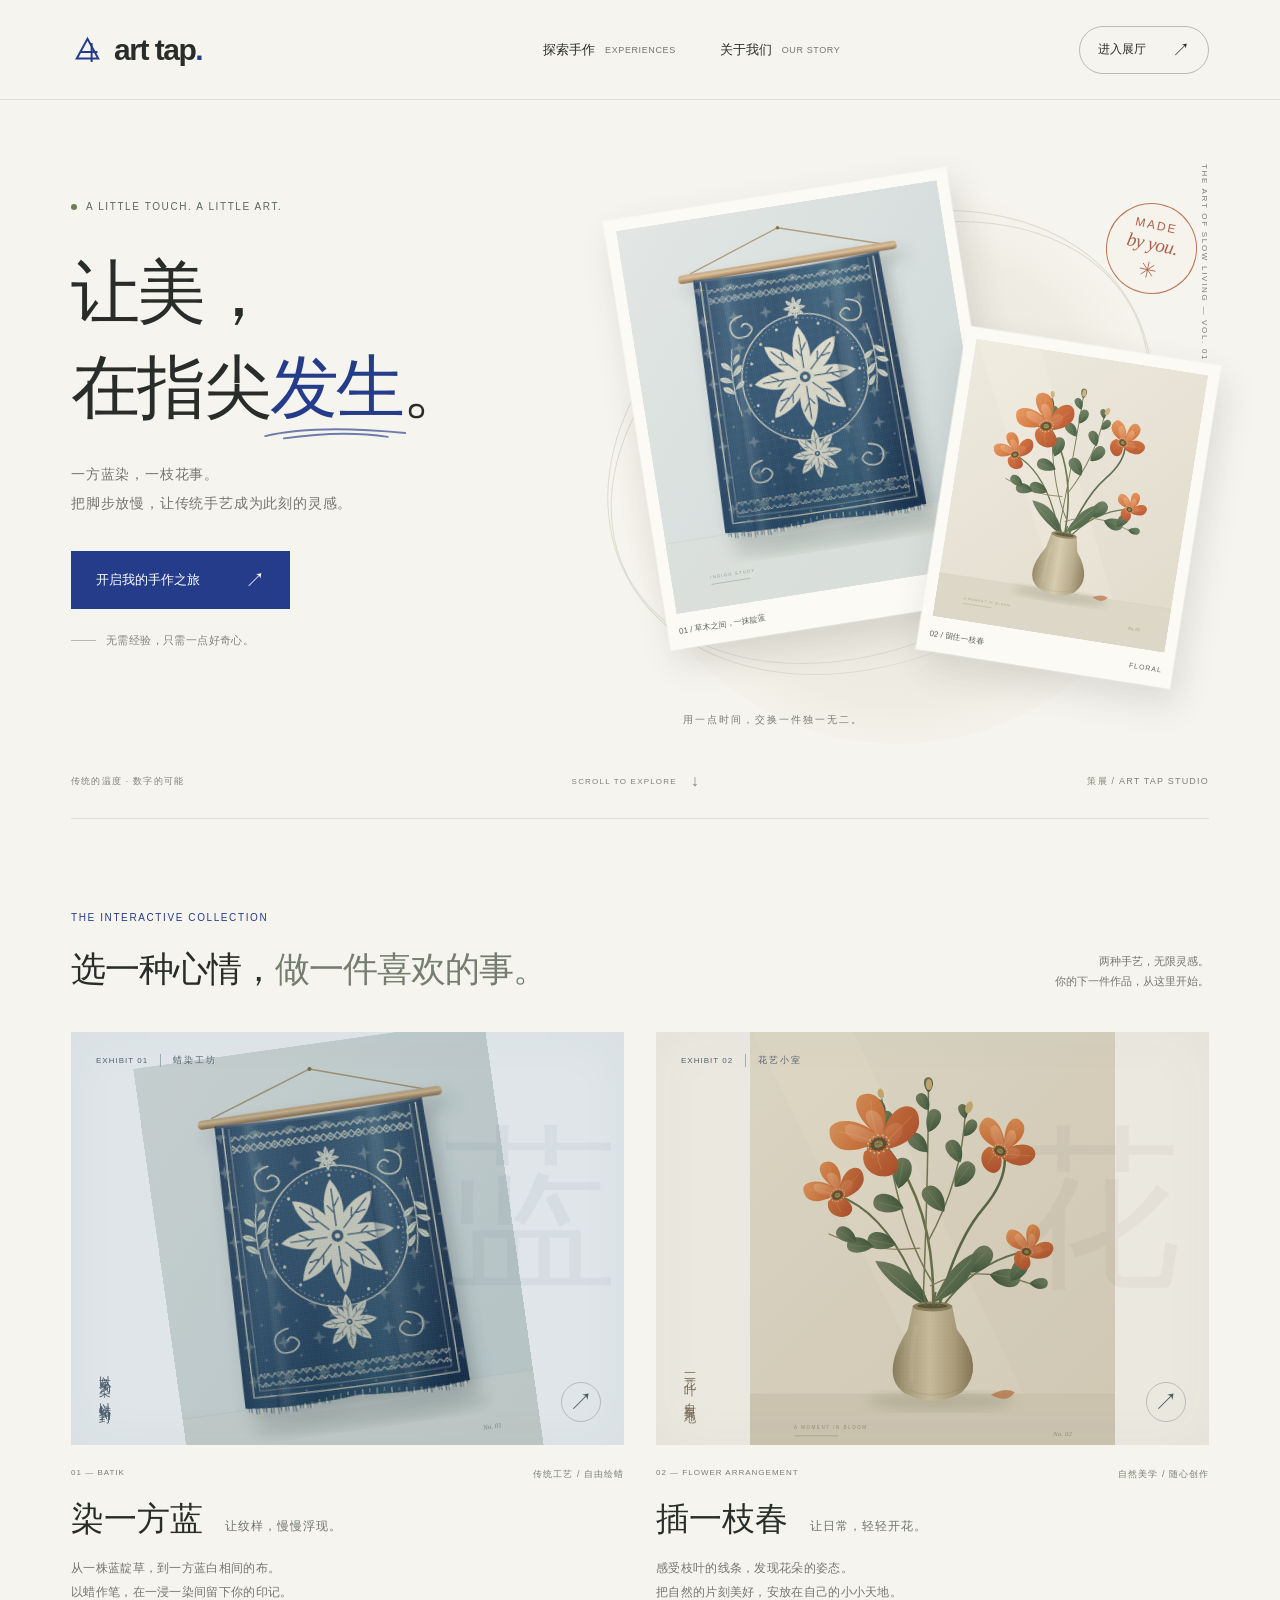
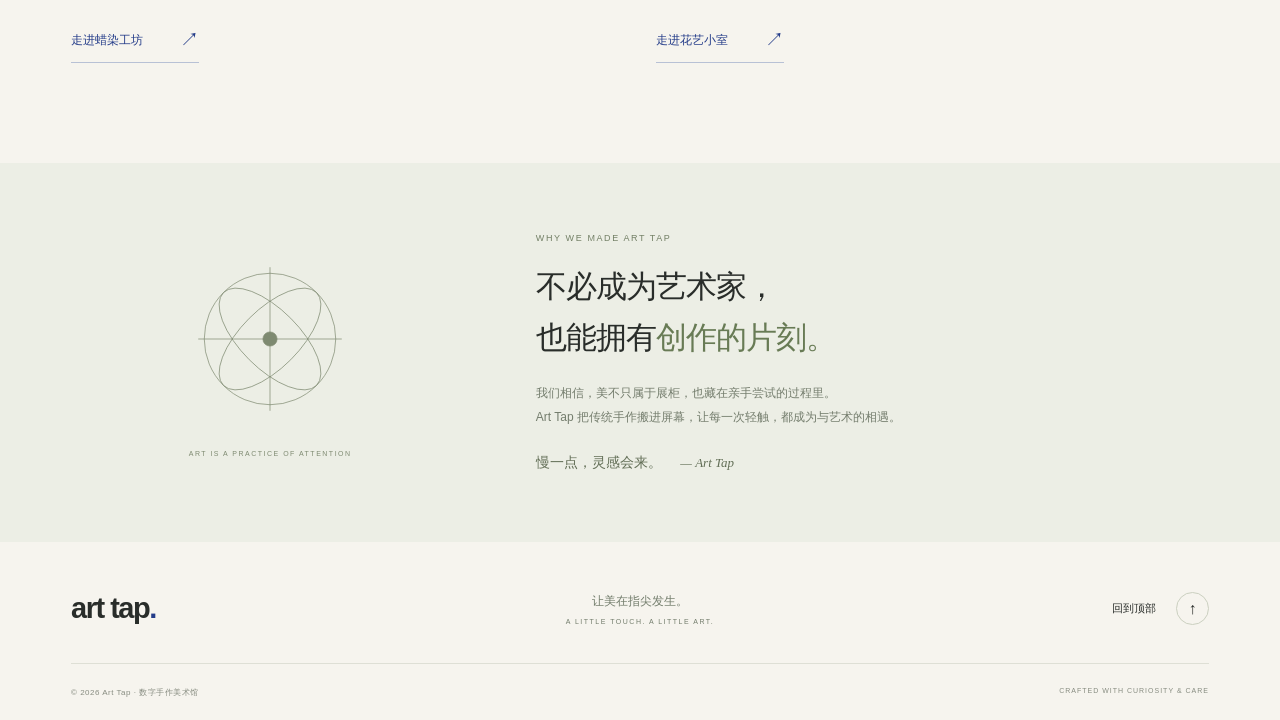
<file: index.html>
<!doctype html>
<html lang="zh-CN">
  <head>
    <meta charset="utf-8" />
    <meta name="viewport" content="width=device-width, initial-scale=1" />
    <meta name="theme-color" content="#f6f4ee" />
    <meta name="description" content="Art Tap 是一间随时开放的数字手作美术馆。在蜡染与花艺之间，用指尖感受传统工艺，创造属于自己的美。" />
    <title>Art Tap · 让美在指尖发生</title>
    <link rel="icon" href="assets/homepage/favicon.svg" type="image/svg+xml" />
    <link rel="stylesheet" href="css/global.css" />
    <script src="js/main.js" defer></script>
  </head>
  <body class="art-home">
    <a class="at-skip-link" href="#main">跳转到主要内容</a>
    <header class="at-header">
      <a class="at-brand" href="./index.html" aria-label="Art Tap 首页">
        <svg class="at-brand-mark" viewBox="0 0 40 40" fill="none" aria-hidden="true"><path d="M7 31 20 7l13 24H7Z" stroke="currentColor" stroke-width="2.4"/><path d="M12 23h20M25 12v23" stroke="currentColor" stroke-width="2.4"/></svg>
        <span>art tap<span class="at-brand-dot">.</span></span>
      </a>
      <nav class="at-nav" aria-label="主导航">
        <a href="#exhibitions" class="at-nav-link">探索手作 <span>EXPERIENCES</span></a>
        <a href="#about" class="at-nav-link">关于我们 <span>OUR STORY</span></a>
      </nav>
      <a href="#exhibitions" class="at-header-action">进入展厅 <span aria-hidden="true">↗</span></a>
    </header>

    <main id="main">
      <section class="at-hero" aria-labelledby="hero-title">
        <div class="at-hero-copy">
          <p class="at-eyebrow"><span class="at-status-dot" aria-hidden="true"></span> A LITTLE TOUCH. A LITTLE ART.</p>
          <h1 id="hero-title">让美，<br />在指尖<span class="at-title-accent">发生<svg viewBox="0 0 210 18" preserveAspectRatio="none" aria-hidden="true"><path d="M3 13C54 2 125 2 205 9M30 16C91 8 144 9 180 14" fill="none" stroke="currentColor" stroke-width="2.4" stroke-linecap="round"/></svg></span>。</h1>
          <p class="at-hero-intro">一方蓝染，一枝花事。<br />把脚步放慢，让传统手艺成为此刻的灵感。</p>
          <a class="at-button at-button-primary" href="#exhibitions">开启我的手作之旅 <span aria-hidden="true">↗</span></a>
          <div class="at-hero-note"><span class="at-note-line" aria-hidden="true"></span>无需经验，只需一点好奇心。</div>
        </div>

        <div class="at-hero-gallery" aria-label="蜡染与花艺作品预览">
          <span class="at-gallery-index">THE ART OF SLOW LIVING — VOL. 01</span>
          <div class="at-gallery-halo" aria-hidden="true"></div>
          <div class="at-gallery-lines" aria-hidden="true"></div>
          <figure class="at-artwork at-artwork-batik">
            <div class="at-artwork-image"><img src="assets/homepage/batik.svg" alt="靛蓝亚麻布上盛开的米白花纹与手绘纹样" width="720" height="860" fetchpriority="high" /></div>
            <figcaption><span>01 / 草木之间，一抹靛蓝</span><span>BATIK</span></figcaption>
          </figure>
          <figure class="at-artwork at-artwork-flower">
            <div class="at-artwork-image"><img src="assets/homepage/flowers.svg" alt="陶制花器中自然舒展的橙色花朵与枝叶" width="720" height="860" /></div>
            <figcaption><span>02 / 留住一枝春</span><span>FLORAL</span></figcaption>
          </figure>
          <span class="at-art-sticker" aria-hidden="true">MADE<br /><span>by you.</span><svg viewBox="0 0 30 30"><path d="M15 3v24M3 15h24M6.5 6.5l17 17m0-17-17 17"/></svg></span>
          <span class="at-gallery-caption">用一点时间，交换一件独一无二。</span>
        </div>
        <div class="at-hero-bottom"><span>传统的温度 · 数字的可能</span><a href="#exhibitions">SCROLL TO EXPLORE <span aria-hidden="true">↓</span></a><span>策展 / ART TAP STUDIO</span></div>
      </section>

      <section class="at-exhibitions at-section" id="exhibitions" aria-labelledby="exhibitions-title">
        <div class="at-section-heading">
          <div><p class="at-eyebrow">THE INTERACTIVE COLLECTION</p><h2 id="exhibitions-title">选一种心情，<span>做一件喜欢的事。</span></h2></div>
          <p class="at-section-caption">两种手艺，无限灵感。<br />你的下一件作品，从这里开始。</p>
        </div>

        <div class="at-experience-grid">
          <!-- Integration contract: Group A owns batik/; keep this relative URL stable. -->
          <a class="at-experience at-experience-batik" href="batik/index.html" data-experience="batik" aria-labelledby="batik-title batik-action">
            <div class="at-experience-visual">
              <span class="at-exhibit-label">EXHIBIT 01 <span>蜡染工坊</span></span>
              <span class="at-visual-word" aria-hidden="true">蓝</span>
              <img src="assets/homepage/batik.svg" alt="蓝白相间的手绘蜡染布作品" width="720" height="860" loading="lazy" />
              <span class="at-visual-caption">以草为染，以蜡为封。</span>
              <span class="at-card-round-arrow" aria-hidden="true">↗</span>
            </div>
            <div class="at-experience-info">
              <div class="at-experience-meta"><span>01 — BATIK</span><span>传统工艺 / 自由绘蜡</span></div>
              <h3 id="batik-title">染一方蓝<span>让纹样，慢慢浮现。</span></h3>
              <p>从一株蓝靛草，到一方蓝白相间的布。<br />以蜡作笔，在一浸一染间留下你的印记。</p>
              <span class="at-text-link" id="batik-action">走进蜡染工坊 <span aria-hidden="true">↗</span></span>
            </div>
          </a>

          <!-- Integration contract: Group B owns flower/; keep this relative URL stable. -->
          <a class="at-experience at-experience-flower" href="flower/index.html" data-experience="flower" aria-labelledby="flower-title flower-action">
            <div class="at-experience-visual">
              <span class="at-exhibit-label">EXHIBIT 02 <span>花艺小室</span></span>
              <span class="at-visual-word" aria-hidden="true">花</span>
              <img src="assets/homepage/flowers.svg" alt="橙色花朵、青绿枝叶与温润陶制花器组成的花艺作品" width="720" height="860" loading="lazy" />
              <span class="at-visual-caption">一花一叶，自有天地。</span>
              <span class="at-card-round-arrow" aria-hidden="true">↗</span>
            </div>
            <div class="at-experience-info">
              <div class="at-experience-meta"><span>02 — FLOWER ARRANGEMENT</span><span>自然美学 / 随心创作</span></div>
              <h3 id="flower-title">插一枝春<span>让日常，轻轻开花。</span></h3>
              <p>感受枝叶的线条，发现花朵的姿态。<br />把自然的片刻美好，安放在自己的小小天地。</p>
              <span class="at-text-link" id="flower-action">走进花艺小室 <span aria-hidden="true">↗</span></span>
            </div>
          </a>
        </div>
      </section>

      <section class="at-about at-section" id="about" aria-labelledby="about-title">
        <div class="at-about-symbol" aria-hidden="true"><svg viewBox="0 0 180 180" fill="none"><circle cx="90" cy="90" r="65"/><ellipse cx="90" cy="90" rx="29" ry="65" transform="rotate(-45 90 90)"/><ellipse cx="90" cy="90" rx="29" ry="65" transform="rotate(45 90 90)"/><path d="M19 90h142M90 19v142"/><circle cx="90" cy="90" r="7" fill="currentColor"/></svg><span>ART IS A PRACTICE OF ATTENTION</span></div>
        <div class="at-about-copy"><p class="at-eyebrow">WHY WE MADE ART TAP</p><h2 id="about-title">不必成为艺术家，<br />也能拥有<span>创作的片刻。</span></h2><p>我们相信，美不只属于展柜，也藏在亲手尝试的过程里。<br class="at-desktop-break" />Art Tap 把传统手作搬进屏幕，让每一次轻触，都成为与艺术的相遇。</p><span class="at-about-signature">慢一点，灵感会来。 <span>— Art Tap</span></span></div>
      </section>
    </main>

    <footer class="at-footer"><a class="at-brand" href="./index.html">art tap<span class="at-brand-dot">.</span></a><p>让美在指尖发生。<span>A LITTLE TOUCH. A LITTLE ART.</span></p><a href="#main" class="at-back-top">回到顶部 <span aria-hidden="true">↑</span></a><div class="at-footer-bottom"><span>© <span data-year>2026</span> Art Tap · 数字手作美术馆</span><span>CRAFTED WITH CURIOSITY & CARE</span></div></footer>

    <!-- Only shown when a team's page is absent. Native links work without JavaScript. -->
    <dialog class="at-status-dialog" aria-labelledby="status-title" aria-describedby="status-description">
      <button class="at-dialog-close" type="button" aria-label="关闭提示">×</button>
      <p class="at-eyebrow">A LITTLE PATIENCE. A LITTLE ART.</p>
      <h2 id="status-title">展厅正在布置中</h2>
      <p id="status-description">这间工坊还没有开放。先逛逛首页，期待下一次与手作相遇。</p>
      <button class="at-button at-button-primary at-dialog-confirm" type="button">继续逛逛 <span aria-hidden="true">↗</span></button>
    </dialog>
  </body>
</html>
</file>
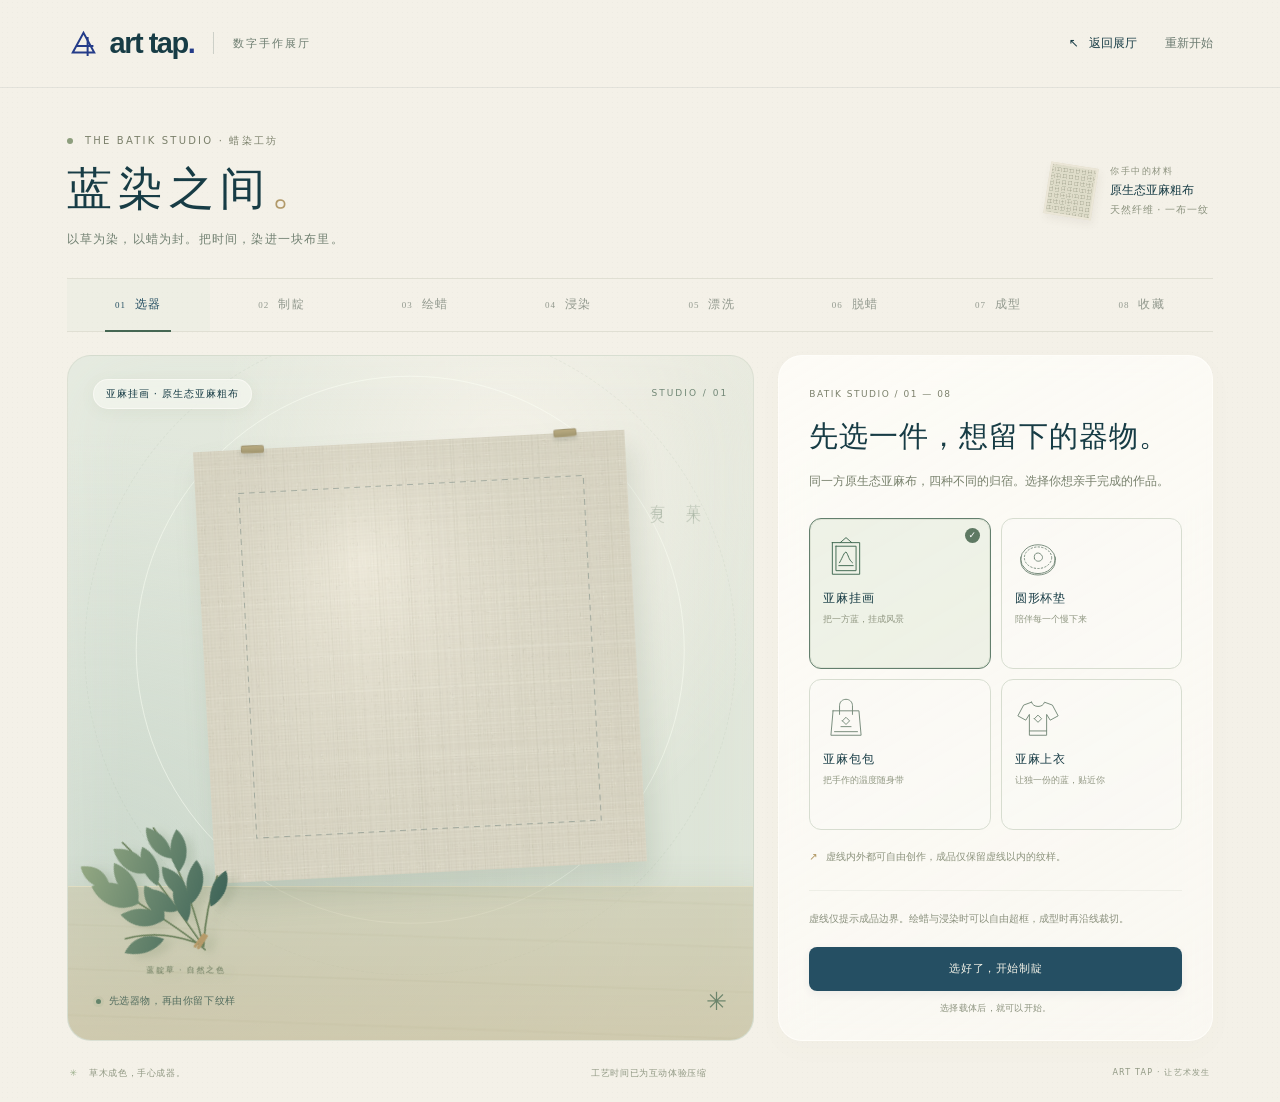
<file: batik/index.html>
<!doctype html>
<html lang="zh-CN">
<head>
  <meta charset="utf-8">
  <meta name="viewport" content="width=device-width, initial-scale=1">
  <meta name="theme-color" content="#f4f1e8">
  <meta name="description" content="在 Art Tap 蓝靛蜡染工坊，以草木制靛、以蜂蜡绘纹，亲手制作一件独一无二的蓝染作品。">
  <title>蓝染之间 · 蜡染工坊 — Art Tap</title>
  <link rel="stylesheet" href="css/batik.css">
  <script src="js/cloth.js" defer></script>
  <script src="js/viewer.js" defer></script>
  <script src="js/app.js" defer></script>
</head>
<body class="batik-app">
  <a class="bt-skip-link" href="#workshop">跳至蜡染工坊</a>
  <header class="bt-header">
    <a class="bt-brand" href="../index.html" aria-label="Art Tap，返回首页"><svg class="bt-brand-mark" viewBox="0 0 40 40" fill="none" aria-hidden="true"><path d="M7 31 20 7l13 24H7Z" stroke="currentColor" stroke-width="2.4"/><path d="M12 23h20M25 12v23" stroke="currentColor" stroke-width="2.4"/></svg><span>art tap<span class="bt-brand-dot">.</span></span><span class="bt-brand-divider" aria-hidden="true"></span><span class="bt-brand-room">数字手作展厅</span></a>
    <div class="bt-header-actions"><a class="bt-back" href="../index.html"><span aria-hidden="true">↖</span> 返回展厅</a><button class="bt-text-button" id="restart-top" type="button">重新开始</button></div>
  </header>

  <main id="workshop" class="bt-main">
    <div class="bt-intro">
      <div><p class="bt-eyebrow"><span></span> THE BATIK STUDIO · 蜡染工坊</p><h1>蓝染之间<span class="bt-title-dot">。</span></h1><p class="bt-intro-copy">以草为染，以蜡为封。把时间，染进一块布里。</p></div>
      <div class="bt-material"><span class="bt-material-swatch" aria-hidden="true"></span><div><small>你手中的材料</small><strong>原生态亚麻粗布</strong><span>天然纤维 · 一布一纹</span></div></div>
    </div>

    <nav class="bt-steps" aria-label="蜡染工序进度">
      <ol id="stepper">
        <li data-step="choose" class="is-current" aria-current="step"><span>01</span><strong>选器</strong></li>
        <li data-step="prepare"><span>02</span><strong>制靛</strong></li>
        <li data-step="wax"><span>03</span><strong>绘蜡</strong></li>
        <li data-step="dye"><span>04</span><strong>浸染</strong></li>
        <li data-step="rinse"><span>05</span><strong>漂洗</strong></li>
        <li data-step="dewax"><span>06</span><strong>脱蜡</strong></li>
        <li data-step="assemble"><span>07</span><strong>成型</strong></li>
        <li data-step="result"><span>08</span><strong>收藏</strong></li>
      </ol>
    </nav>

    <div class="bt-workspace">
      <section id="scene" class="bt-scene" data-phase="choose" aria-label="蜡染工作台">
        <div class="bt-scene-topline"><span id="scene-badge" class="bt-scene-badge">一块布，无限可能</span><span class="bt-studio-number">STUDIO / 01</span></div>
        <div class="bt-orbit bt-orbit-one" aria-hidden="true"></div><div class="bt-orbit bt-orbit-two" aria-hidden="true"></div>
        <span class="bt-scene-calligraphy" aria-hidden="true">草木<br>有灵</span>
        <div class="bt-worktable" aria-hidden="true"></div>
        <div id="cloth-wrap" class="bt-cloth-wrap">
          <canvas id="cloth-canvas" width="900" height="900" tabindex="0" aria-label="亚麻创作画布，可自由绘蜡。使用鼠标或触屏绘画，键盘操作说明见右侧工具区。">此浏览器无法显示画布，请使用支持 Canvas 的现代浏览器。</canvas>
          <div class="bt-cloth-pin bt-cloth-pin-left" aria-hidden="true"></div><div class="bt-cloth-pin bt-cloth-pin-right" aria-hidden="true"></div>
        </div>
        <div id="prep-leaves" class="bt-prep-leaves" aria-hidden="true">
          <svg viewBox="0 0 220 240" fill="none"><defs><linearGradient id="leaf-color" x1="20" y1="0" x2="180" y2="220" gradientUnits="userSpaceOnUse"><stop stop-color="#96aa84"/><stop offset="1" stop-color="#355d54"/></linearGradient></defs><g stroke="#677d58" stroke-width="2.5" stroke-linecap="round"><path d="M116 228C101 167 70 107 45 39M117 222C142 158 162 84 160 20M117 222C116 143 119 78 106 11M117 220C87 173 52 151 21 140M118 221C145 186 170 163 200 142"/></g><g fill="url(#leaf-color)"><path d="M73 106C32 103 19 63 25 40C54 44 77 70 73 106Z"/><path d="M71 104C94 82 90 48 76 30C58 49 56 80 71 104Z"/><path d="M49 58C24 48 21 20 29 4C53 17 57 36 49 58Z"/><path d="M90 151C52 150 39 124 37 104C67 107 88 125 90 151Z"/><path d="M90 151C111 125 107 101 95 88C78 105 77 132 90 151Z"/><path d="M111 74C83 63 80 31 88 11C115 28 122 47 111 74Z"/><path d="M112 100C137 82 138 51 128 35C107 50 102 77 112 100Z"/><path d="M115 151C89 144 84 112 93 93C116 108 122 128 115 151Z"/><path d="M118 175C145 159 151 131 141 110C119 123 111 149 118 175Z"/><path d="M157 78C135 61 136 30 151 13C169 35 168 58 157 78Z"/><path d="M153 102C184 93 195 64 189 43C163 55 151 76 153 102Z"/><path d="M141 143C119 124 123 93 136 79C154 100 155 123 141 143Z"/><path d="M140 155C174 151 190 123 187 102C158 110 143 130 140 155Z"/><path d="M72 176C54 148 26 146 7 158C26 179 52 184 72 176Z"/><path d="M163 176C187 181 213 162 216 143C190 141 171 157 163 176Z"/></g><path d="M106 214L128 207M109 219L130 211" stroke="#b69a69" stroke-width="5" stroke-linecap="round"/></svg>
          <span>蓝靛草 · 自然之色</span>
        </div>
        <div id="vat" class="bt-vat" aria-hidden="true"><div class="bt-vat-body"></div><div class="bt-vat-rim"></div><div id="vat-water" class="bt-water"><i class="bt-ripple"></i><i class="bt-ripple"></i><i class="bt-ripple"></i><i class="bt-bubble"></i><i class="bt-bubble"></i><i class="bt-bubble"></i><i class="bt-bubble"></i><div class="bt-floating-wax"></div></div><span class="bt-vat-label">靛</span></div>
        <div id="steam" class="bt-steam" aria-hidden="true"><i></i><i></i><i></i><i></i></div>
        <div class="bt-water-streams" aria-hidden="true"><i></i><i></i><i></i><i></i><i></i></div>
        <div class="bt-wax-tools" aria-hidden="true"><div class="bt-wax-pot"><span></span></div><div class="bt-copper-knife"></div><span class="bt-tool-label">铜蜡刀 · 蜂蜡</span></div>
        <svg id="sew-line" class="bt-sew-line" viewBox="0 0 400 400" fill="none" aria-hidden="true"><path d="M65 50H335V350H65V50Z" pathLength="100"/><circle cx="65" cy="50" r="4"/></svg>
        <div id="viewer" class="bt-viewer" hidden aria-label="立体成品展示，拖动可旋转，滚轮或双指可缩放"></div>
        <button id="cloth-handle" class="bt-cloth-handle" type="button" hidden aria-label="提布手柄，点击或上下拖动来浸入与取出"><span aria-hidden="true">↕</span><span id="cloth-handle-label">下拉入缸</span></button>
        <div class="bt-scene-bottomline"><span class="bt-live-dot" aria-hidden="true"></span><p id="scene-caption">虚线是成品的边界，也是创作的起点。</p><span class="bt-corner-mark" aria-hidden="true">✳</span></div>
      </section>

      <aside class="bt-control-panel" aria-labelledby="step-title">
        <div class="bt-step-heading"><p id="step-kicker" class="bt-eyebrow">CHAPTER 01 / 选择器物</p><h2 id="step-title">想把蓝，留在哪里？</h2><p id="step-description">选择你要完成的器物。每一件，都从同一块天然亚麻布开始。</p></div>

        <div id="panel-choose" class="bt-step-panel">
          <div class="bt-carrier-grid" role="group" aria-label="选择成品载体">
            <button class="bt-carrier" type="button" data-carrier="hanging" aria-pressed="true"><svg viewBox="0 0 64 64" fill="none" aria-hidden="true"><path d="M24 12L32 5L40 12M13 12H51V56H13V12Z"/><path d="M18 17H46V51H18V17Z"/><path d="M23 40C28 31 29 26 32 25C36 30 35 35 41 40M22 44H42"/></svg><strong>亚麻挂画</strong><span>把一方蓝，挂成风景</span></button>
            <button class="bt-carrier" type="button" data-carrier="coaster" aria-pressed="false"><svg viewBox="0 0 64 64" fill="none" aria-hidden="true"><ellipse cx="32" cy="35" rx="24" ry="20"/><path d="M8 32V37C8 49 19 57 32 57C45 57 56 49 56 37V32"/><ellipse cx="32" cy="33" rx="19" ry="15" stroke-dasharray="2 3"/><path d="M27 34C25 25 35 24 38 31C40 38 29 41 27 34Z"/></svg><strong>圆形杯垫</strong><span>陪伴每一个慢下来</span></button>
            <button class="bt-carrier" type="button" data-carrier="bag" aria-pressed="false"><svg viewBox="0 0 64 64" fill="none" aria-hidden="true"><path d="M14 22H50L53 56H11L14 22Z"/><path d="M23 27V15C23 3 41 3 41 15V27M16 51H48"/><path d="M27 36L32 31L37 36L32 41L27 36ZM25 44H39"/></svg><strong>亚麻包包</strong><span>把手作的温度随身带</span></button>
            <button class="bt-carrier" type="button" data-carrier="shirt" aria-pressed="false"><svg viewBox="0 0 64 64" fill="none" aria-hidden="true"><path d="M23 10L12 14L4 29L15 35L20 27V56H44V27L49 35L60 29L52 14L41 10C39 18 25 18 23 10Z"/><path d="M20 50H44M27 33L32 28L37 33L32 38L27 33Z"/></svg><strong>亚麻上衣</strong><span>让独一份的蓝，贴近你</span></button>
          </div>
          <p class="bt-inline-note"><span aria-hidden="true">↗</span> 虚线内外都可自由创作，成品仅保留虚线以内的纹样。</p>
        </div>

        <div id="panel-prepare" class="bt-step-panel" hidden>
          <div class="bt-process-story"><span>蓝靛草</span><b aria-hidden="true">＋</b><span>清水</span><b aria-hidden="true">＋</b><span>时间</span><b aria-hidden="true">＝</b><span class="bt-indigo-word">一缸蓝</span></div>
          <p class="bt-action-description">投入草木，注入清水，再轻轻搅拌。看自然的颜色慢慢醒来。</p>
          <button id="prep-action" class="bt-button bt-button-primary bt-button-wide" type="button">投入蓝靛草 <span aria-hidden="true">↓</span></button>
          <div class="bt-progress-group"><label for="prep-progress">制靛进度</label><progress id="prep-progress" value="0" max="100">0%</progress><p id="prep-status" role="status">先放入一束新鲜蓝靛草。</p></div>
          <p class="bt-inline-note">此处浓缩呈现草木制靛的过程；真实制靛需要更长时间与多道处理。</p>
        </div>

        <div id="panel-wax" class="bt-step-panel" hidden>
          <div class="bt-meter-heading"><label for="wax-meter">蜡刀里的蜂蜡</label><output id="wax-value" for="wax-meter">100%</output></div><progress id="wax-meter" class="bt-wax-meter" value="100" max="100">100%</progress>
          <button id="refill-wax" class="bt-button bt-button-secondary bt-button-wide" type="button"><span aria-hidden="true">＋</span> 沾取蜂蜡</button>
          <div class="bt-range-control"><label for="brush-size">蜡纹粗细</label><input id="brush-size" type="range" min="4" max="22" value="8" step="1"><div class="bt-range-labels"><span>细纹</span><span>宽纹</span></div></div>
          <div class="bt-tool-grid"><button id="undo-wax" class="bt-button bt-button-quiet" type="button">↶ 撤销一笔</button><button id="clear-wax" class="bt-button bt-button-quiet" type="button">清除画面</button></div>
          <button id="motif-wax" class="bt-button bt-button-outline bt-button-wide" type="button"><span aria-hidden="true">✳</span> 从一朵蜡花开始</button>
          <p class="bt-inline-note">直接在布面滑动绘画。蜡覆盖处会留下自然的白色纹样，蜡量不足时请重新沾取。</p>
          <details class="bt-keyboard-help"><summary>键盘创作方式</summary><p>先聚焦画布，用方向键移动笔尖，按空格切换落笔或抬笔；按住 Shift 再按方向键可加快移动。也可点击「从一朵蜡花开始」添加纹样。</p></details>
        </div>

        <div id="panel-dye" class="bt-step-panel" hidden>
          <p class="bt-field-label">这一遍，想染哪里？</p>
          <div class="bt-segmented" role="group" aria-label="浸染范围"><button type="button" data-dye-region="full" aria-pressed="true">全幅</button><button type="button" data-dye-region="half" aria-pressed="false">半幅</button><button type="button" data-dye-region="local" aria-pressed="false">局部</button></div>
          <p class="bt-small-copy">选择局部后，点击布面决定落色位置。</p>
          <div class="bt-dip-counter"><span>已完成浸染</span><div><output id="dip-count">0</output><span>次</span></div></div>
          <button id="dip-action" class="bt-button bt-button-primary bt-button-wide" type="button">将布料浸入染缸 <span aria-hidden="true">↓</span></button>
          <div class="bt-progress-group"><label for="oxidation-progress">空气氧化</label><progress id="oxidation-progress" max="100" value="0">0%</progress><p id="dye-status" role="status">入缸为绿，出氧为蓝。</p></div>
          <div class="bt-color-journey" aria-hidden="true"><i></i><span>黄绿</span><b>→</b><i></i><span>靛蓝</span></div>
          <p class="bt-inline-note">浸染次数越多，颜色越深；浸泡时长不影响深浅。可反复叠染，也可保留轻盈的一抹蓝。</p>
        </div>

        <div id="panel-rinse" class="bt-step-panel" hidden>
          <div class="bt-stage-quote"><span aria-hidden="true">≈</span><p>洗尽浮尘，<br>固色留纹。</p></div>
          <p class="bt-action-description">让清水流过布面，带走浮色，留下干净通透的靛蓝。</p>
          <button id="rinse-action" class="bt-button bt-button-primary bt-button-wide" type="button">开始清水漂洗 <span aria-hidden="true">≈</span></button>
          <div class="bt-progress-group"><label for="rinse-progress">漂洗进度</label><progress id="rinse-progress" max="100" value="0">0%</progress><p id="rinse-status" role="status">染好的布，准备迎接清水。</p></div>
        </div>

        <div id="panel-dewax" class="bt-step-panel" hidden>
          <div class="bt-stage-quote bt-stage-quote-wax"><span aria-hidden="true">♨</span><p>熔蜡散尽，<br>纹样终显。</p></div>
          <p class="bt-action-description">将布料放进热水，等蜂蜡融化。在标记区间内手动取出，感受花纹浮现的一刻。</p>
          <button id="dewax-action" class="bt-button bt-button-primary bt-button-wide" type="button">放入热水 <span aria-hidden="true">↓</span></button>
          <div class="bt-progress-group"><label for="dewax-progress">脱蜡进度 <span class="bt-timing-label">取布时机 60–82%</span></label><div class="bt-timing-meter"><progress id="dewax-progress" max="100" value="0">0%</progress><span aria-hidden="true"></span></div><p id="dewax-status" role="status">热水已备好，等待布料入水。</p></div>
          <p class="bt-inline-note">早一点或晚一点取出，会留下轻微的自然晕染。每一次手作，都有自己的痕迹。</p>
        </div>

        <div id="panel-assemble" class="bt-step-panel" hidden>
          <div class="bt-stage-quote"><span aria-hidden="true">⌁</span><p>一针一线，<br>让手作成形。</p></div>
          <p class="bt-action-description">裁布折片，穿针引线，将染好的麻布缝制成器物。</p>
          <button id="assemble-action" class="bt-button bt-button-primary bt-button-wide" type="button">开始成型 <span aria-hidden="true">↗</span></button>
          <div class="bt-progress-group"><label for="assembly-progress">成型进度</label><progress id="assembly-progress" max="100" value="0">0%</progress><p id="assembly-status" role="status">布上的每一笔，都将成为作品的一部分。</p></div>
        </div>

        <div id="panel-result" class="bt-step-panel" hidden>
          <div class="bt-result-seal" aria-hidden="true">手<br>作</div><h3 id="result-title">你的独一份蓝染</h3><p id="result-description" class="bt-action-description">草木染岁月，蜡笔绘山河。<br>一布一纹，皆是独一份的手工温柔。</p>
          <p class="bt-viewer-help"><span aria-hidden="true">↔</span> 拖动旋转 · 滚轮 / 双指缩放<br><span>静置片刻，作品会恢复缓慢自转。</span></p>
          <button id="save-art" class="bt-button bt-button-primary bt-button-wide" type="button">保存作品图片 <span aria-hidden="true">↓</span></button>
          <div class="bt-tool-grid"><button id="share-art" class="bt-button bt-button-secondary" type="button">分享作品</button><button id="reset-view" class="bt-button bt-button-quiet" type="button">重置视角</button></div>
          <button id="download-pattern" class="bt-button bt-button-outline bt-button-wide" type="button">下载纹样原图 <span aria-hidden="true">↘</span></button>
          <button id="new-art" class="bt-button bt-button-quiet bt-button-wide" type="button">再做一件，留住另一种蓝</button>
        </div>

        <p id="step-note" class="bt-craft-note"><span aria-hidden="true">✧</span> 载体决定作品的模样，不限制你创作的范围。</p>
        <footer id="step-footer" class="bt-stage-footer"><button id="next-step" class="bt-button bt-button-primary bt-button-wide" type="button">选好了，开始制靛 <span aria-hidden="true">→</span></button><p id="step-hint">慢慢来，手作没有标准答案。</p></footer>
      </aside>
    </div>

    <div class="bt-bottom-note"><p><span aria-hidden="true">✳</span> 草木成色，手心成器。</p><span>工艺时间已为互动体验压缩</span><a href="../index.html">ART TAP · 让艺术发生</a></div>
  </main>

  <div id="live-status" class="bt-live-status" role="status" aria-live="polite" aria-atomic="true"></div>
  <dialog id="restart-dialog" class="bt-dialog" aria-labelledby="restart-title"><p class="bt-eyebrow">A NEW BEGINNING</p><h2 id="restart-title">重新取一块布？</h2><p>当前的纹样和工序进度会清空。已完成的作品，可以先保存下来。</p><div class="bt-dialog-actions"><button id="cancel-restart" class="bt-button bt-button-secondary" type="button" autofocus>继续这件作品</button><button id="confirm-restart" class="bt-button bt-button-primary" type="button">重新开始</button></div></dialog>
  <noscript><div class="bt-noscript">这间手作工坊需要 JavaScript 才能绘画与染色。请在浏览器中启用 JavaScript 后刷新页面。</div></noscript>
</body>
</html>
</file>
<file: css/global.css>
/* Art Tap homepage. Scoped to .art-home so team styles remain independent.
   Shared design tokens may be reused by other teams; no CSS framework required. */
:root {
  --at-paper: #f6f4ee;
  --at-ink: #292d2a;
  --at-muted: #73766e;
  --at-blue: #243c89;
  --at-line: #dedfd5;
  --at-serif: "Noto Serif SC", "Source Han Serif SC", "Songti SC", "STSong", "SimSun", serif;
  --at-sans: "Helvetica Neue", Arial, "PingFang SC", "Microsoft YaHei", sans-serif;
}
html:has(.art-home) { scroll-behavior: smooth; scroll-padding-top: 32px; }
.art-home, .art-home * { box-sizing: border-box; }
.art-home { margin: 0; background: var(--at-paper); color: var(--at-ink); font-family: var(--at-sans); -webkit-font-smoothing: antialiased; }
.art-home ::selection { background: #d9e1f3; color: var(--at-blue); }
.art-home a { color: inherit; text-decoration: none; }
.art-home button { font: inherit; cursor: pointer; }
.art-home button, .art-home a { -webkit-tap-highlight-color: transparent; }
.art-home :focus-visible { outline: 2px solid var(--at-blue); outline-offset: 6px; }
.art-home img { display: block; width: 100%; height: auto; }
.art-home svg { display: block; }
.art-home p, .art-home h1, .art-home h2, .art-home h3, .art-home figure { margin: 0; }
.art-home .at-skip-link { position: fixed; top: 10px; left: 16px; z-index: 50; background: var(--at-blue); color: white; padding: 12px 18px; transform: translateY(-150%); }
.art-home .at-skip-link:focus { transform: translateY(0); }
.art-home .at-header { height: 100px; margin: 0 auto; max-width: 1440px; padding: 0 5.55%; display: flex; align-items: center; justify-content: space-between; border-bottom: 1px solid var(--at-line); }
.art-home .at-brand { display: inline-flex; align-items: center; gap: 10px; font-size: 30px; font-weight: 600; letter-spacing: -1.5px; white-space: nowrap; }
.art-home .at-brand-mark { width: 33px; height: 33px; color: var(--at-blue); }
.art-home .at-brand-dot { color: var(--at-blue); }
.art-home .at-nav { display: flex; gap: 44px; margin-left: 9%; }
.art-home .at-nav-link { font-size: 13px; display: flex; align-items: center; gap: 10px; transition: color 180ms; }
.art-home .at-nav-link span { font-size: 9px; color: var(--at-muted); letter-spacing: .6px; }
.art-home .at-nav-link:hover { color: var(--at-blue); }
.art-home .at-header-action { font-size: 12px; display: flex; gap: 26px; align-items: center; border: 1px solid #b8bdb6; border-radius: 50px; padding: 11px 18px; transition: background 180ms, color 180ms; }
.art-home .at-header-action:hover { background: var(--at-ink); color: var(--at-paper); }
.art-home .at-header-action span { font-size: 18px; }
.art-home .at-hero { max-width: 1440px; padding: 64px 5.55% 0; margin: auto; display: grid; grid-template-columns: .93fr 1.07fr; column-gap: 20px; }
.art-home .at-hero-copy { padding: 35px 0 55px; position: relative; z-index: 1; }
.art-home .at-eyebrow { font-size: 10px; line-height: 1.5; font-weight: 500; letter-spacing: 1.6px; }
.art-home .at-hero-copy > .at-eyebrow { display: flex; align-items: center; gap: 9px; color: #5d685d; }
.art-home .at-status-dot { width: 6px; height: 6px; border-radius: 50%; background: #6b7c59; }
.art-home h1 { margin: 31px 0 24px; font-family: var(--at-serif); font-size: clamp(51px, 5.4vw, 78px); line-height: 1.38; font-weight: 400; letter-spacing: -.04em; white-space: nowrap; }
.art-home .at-title-accent { position: relative; color: var(--at-blue); }
.art-home .at-title-accent svg { position: absolute; bottom: -14px; left: -5%; width: 110%; height: 14px; opacity: .65; }
.art-home .at-hero-intro { color: var(--at-muted); font-size: 14px; line-height: 2.1; letter-spacing: .8px; }
.art-home .at-button { display: inline-flex; align-items: center; justify-content: space-between; gap: 45px; font-size: 13px; line-height: 1.5; padding: 18px 24px; border: 1px solid transparent; transition: background 180ms, transform 180ms; }
.art-home .at-button-primary { background: var(--at-blue); color: white; }
.art-home .at-button-primary:hover { background: #182e70; transform: translateY(-2px); }
.art-home .at-button span { font-size: 20px; line-height: 1; }
.art-home .at-hero-copy .at-button { margin-top: 32px; }
.art-home .at-hero-note { display: flex; gap: 10px; align-items: center; color: #80847a; font-size: 11px; margin-top: 24px; letter-spacing: .4px; }
.art-home .at-note-line { width: 25px; height: 1px; background: #b7bbaa; }
.art-home .at-hero-gallery { min-height: 580px; position: relative; isolation: isolate; }
.art-home .at-gallery-index { position: absolute; top: 0; right: 0; font-size: 8px; color: #7b8076; letter-spacing: 1.7px; writing-mode: vertical-rl; }
.art-home .at-gallery-halo { position: absolute; width: 94%; aspect-ratio: 1; top: 3%; left: 1%; border-radius: 50%; background: radial-gradient(ellipse at 50% 52%, #e8e6da 0%, #efede3 56%, #f6f4ee00 72%); z-index: -2; }
.art-home .at-gallery-lines { position: absolute; width: 96%; height: 74%; top: 11%; left: -3%; border: 1px solid #dadccf; border-radius: 50%; transform: rotate(-28deg); z-index: -1; }
.art-home .at-gallery-lines::after { content: ""; position: absolute; inset: 14px 0; border: 1px solid #dadccf; border-radius: 50%; }
.art-home .at-artwork { position: absolute; background: #fbfaf5; padding: 11px 11px 0; box-shadow: 6px 15px 35px #373c3924, 0 0 0 1px #ffffff90; }
.art-home .at-artwork-batik { width: 58%; left: 4%; top: 28px; transform: rotate(-9deg); animation: at-drift-batik 10s ease-in-out infinite; }
.art-home .at-artwork-flower { width: 43%; right: 2%; top: 180px; transform: rotate(9deg); animation: at-drift-flower 11s ease-in-out infinite; }
.art-home .at-artwork-image { overflow: hidden; }
.art-home .at-artwork figcaption { display: flex; justify-content: space-between; align-items: center; min-height: 35px; gap: 3px; font-size: 8px; color: #5f655c; }
.art-home .at-artwork figcaption span:last-child { font-size: 7px; letter-spacing: 1px; }
.art-home .at-art-sticker { position: absolute; right: 2%; top: 39px; width: 91px; height: 91px; border-radius: 50%; border: 1px solid #bb7656; color: #aa6246; transform: rotate(12deg); display: flex; justify-content: center; align-items: center; flex-direction: column; gap: 1px; font-size: 12px; letter-spacing: 2px; background: #f6f4eeaa; }
.art-home .at-art-sticker > span { font-family: Georgia, serif; font-style: italic; font-size: 19px; letter-spacing: -.5px; }
.art-home .at-art-sticker svg { width: 20px; height: 20px; margin-top: 4px; stroke: currentColor; stroke-width: 1.2; }
.art-home .at-gallery-caption { position: absolute; left: 12%; bottom: 17px; font-size: 10px; color: #777c71; letter-spacing: 2px; }
.art-home .at-hero-bottom { grid-column: 1 / -1; display: flex; align-items: center; justify-content: space-between; padding: 28px 0; border-bottom: 1px solid var(--at-line); font-size: 9px; color: #7d8276; letter-spacing: 1.2px; }
.art-home .at-hero-bottom a { display: flex; align-items: center; gap: 14px; font-size: 8px; }
.art-home .at-hero-bottom a span { font-size: 16px; }
.art-home .at-section { max-width: 1440px; margin: auto; padding-left: 5.55%; padding-right: 5.55%; }
.art-home .at-exhibitions { padding-top: 91px; padding-bottom: 100px; }
.art-home .at-section-heading { display: flex; align-items: flex-end; justify-content: space-between; margin-bottom: 35px; gap: 24px; }
.art-home .at-section-heading .at-eyebrow { color: var(--at-blue); margin-bottom: 17px; }
.art-home h2 { font-family: var(--at-serif); font-size: clamp(24px, 2.7vw, 36px); font-weight: 400; line-height: 1.6; letter-spacing: -.03em; }
.art-home .at-section-heading h2 > span { color: #747d6f; }
.art-home .at-section-caption { color: var(--at-muted); line-height: 1.9; font-size: 11px; text-align: right; padding-bottom: 5px; white-space: nowrap; }
.art-home .at-experience-grid { display: grid; grid-template-columns: 1fr 1fr; gap: 32px; }
.art-home .at-experience { display: block; min-width: 0; }
.art-home .at-experience-visual { aspect-ratio: 1.34; position: relative; overflow: hidden; background: #dfe5e8; }
.art-home .at-experience-flower .at-experience-visual { background: #ebe8df; }
.art-home .at-experience-visual::after { content: ""; pointer-events: none; position: absolute; inset: 0; box-shadow: inset 0 0 55px #3248520a; }
.art-home .at-exhibit-label { position: absolute; z-index: 2; left: 25px; top: 22px; display: flex; align-items: center; gap: 12px; font-size: 8px; letter-spacing: 1px; color: #53626e; }
.art-home .at-exhibit-label > span { border-left: 1px solid #9eabb0; padding-left: 12px; font-size: 9px; letter-spacing: 2px; }
.art-home .at-visual-word { position: absolute; font-family: var(--at-serif); font-size: 175px; line-height: 1; top: 22%; right: 1%; color: #36506d0d; }
.art-home .at-experience-flower .at-visual-word { right: 5%; color: #7b735e10; }
.art-home .at-experience-visual > img { width: 60%; height: 105%; object-fit: cover; object-position: center; margin: 0 auto; mix-blend-mode: multiply; transition: transform 650ms cubic-bezier(.2,.7,.3,1); }
.art-home .at-experience-batik .at-experience-visual > img { width: 64%; transform: rotate(-8deg) translate(-3%, 2%); }
.art-home .at-experience-flower .at-experience-visual > img { width: 66%; transform: translateY(-1%); }
.art-home .at-experience-batik:hover .at-experience-visual > img, .art-home .at-experience-batik:focus-visible .at-experience-visual > img { transform: rotate(-5deg) translate(-3%, 0) scale(1.035); }
.art-home .at-experience-flower:hover .at-experience-visual > img, .art-home .at-experience-flower:focus-visible .at-experience-visual > img { transform: translateY(-2%) scale(1.035); }
.art-home .at-visual-caption { position: absolute; bottom: 25px; left: 25px; color: #465869; font-family: var(--at-serif); font-size: 12px; writing-mode: vertical-rl; letter-spacing: 3px; }
.art-home .at-experience-flower .at-visual-caption { color: #7c715e; }
.art-home .at-card-round-arrow { position: absolute; bottom: 23px; right: 23px; border-radius: 50%; width: 40px; height: 40px; display: grid; place-items: center; border: 1px solid #87969480; color: #50605f; font-size: 24px; transition: background 200ms, color 200ms; }
.art-home .at-experience:hover .at-card-round-arrow { background: var(--at-blue); border-color: var(--at-blue); color: white; }
.art-home .at-experience-info { padding: 23px 0 0; }
.art-home .at-experience-meta { display: flex; justify-content: space-between; gap: 10px; font-size: 8px; letter-spacing: 1px; color: #788072; }
.art-home .at-experience-meta > span:last-child { font-size: 9px; letter-spacing: 1px; }
.art-home h3 { font-family: var(--at-serif); font-size: 33px; line-height: 1.5; font-weight: 400; margin-top: 14px; display: flex; align-items: baseline; gap: 22px; }
.art-home h3 > span { font-size: 12px; color: #6d756a; letter-spacing: 1px; }
.art-home .at-experience-info > p { color: var(--at-muted); font-size: 12px; line-height: 2; margin-top: 12px; letter-spacing: .3px; }
.art-home .at-text-link { display: inline-flex; align-items: center; gap: 37px; color: var(--at-blue); border-bottom: 1px solid #b8c1d5; padding-bottom: 9px; margin-top: 23px; font-size: 12px; }
.art-home .at-text-link > span { font-size: 19px; transition: transform 180ms; }
.art-home .at-experience:hover .at-text-link > span { transform: translate(3px, -3px); }
.art-home .at-about { padding-top: 69px; padding-bottom: 70px; display: grid; grid-template-columns: .7fr 1.3fr; align-items: center; position: relative; background: #eceee5; }
.art-home .at-about-symbol { display: flex; flex-direction: column; align-items: center; gap: 20px; color: #7e8a71; }
.art-home .at-about-symbol svg { width: 182px; height: 182px; stroke: currentColor; stroke-width: .7; }
.art-home .at-about-symbol > span { font-size: 7px; letter-spacing: 1.5px; }
.art-home .at-about-copy { padding-left: 9%; }
.art-home .at-about-copy > .at-eyebrow { font-size: 9px; color: #727f65; margin-bottom: 15px; }
.art-home .at-about h2 { font-size: 31px; line-height: 1.65; }
.art-home .at-about h2 span { color: #687b55; }
.art-home .at-about-copy > p:not(.at-eyebrow) { font-size: 12px; color: #747d6d; line-height: 2; margin-top: 18px; }
.art-home .at-about-signature { display: block; font-family: var(--at-serif); font-size: 14px; color: #626e56; margin-top: 25px; }
.art-home .at-about-signature span { font-family: Georgia, serif; font-style: italic; font-size: 13px; padding-left: 15px; }
.art-home .at-footer { max-width: 1440px; padding: 50px 5.55% 22px; margin: auto; display: grid; grid-template-columns: 1fr 1fr 1fr; align-items: center; gap: 38px; }
.art-home .at-footer .at-brand { gap: 0; width: fit-content; font-size: 29px; }
.art-home .at-footer > p { font-size: 12px; text-align: center; color: #737d6c; }
.art-home .at-footer > p > span { display: block; margin-top: 8px; font-size: 7px; letter-spacing: 1.5px; }
.art-home .at-back-top { justify-self: end; display: flex; align-items: center; gap: 20px; font-size: 11px; }
.art-home .at-back-top > span { border: 1px solid #cbd0c0; width: 33px; height: 33px; border-radius: 50%; display: grid; place-items: center; font-size: 16px; }
.art-home .at-footer-bottom { grid-column: 1 / -1; display: flex; justify-content: space-between; padding-top: 23px; border-top: 1px solid var(--at-line); font-size: 8px; color: #878c80; letter-spacing: .5px; }
.art-home .at-footer-bottom > span:last-child { font-size: 7px; letter-spacing: 1px; }
.art-home .at-status-dialog { border: 1px solid var(--at-line); background: var(--at-paper); color: var(--at-ink); width: min(480px, calc(100% - 40px)); padding: 45px 35px 35px; box-shadow: 0 20px 80px #141b3040; }
.art-home .at-status-dialog::backdrop { background: #1d293b66; backdrop-filter: blur(5px); }
.art-home .at-status-dialog .at-eyebrow { color: var(--at-blue); font-size: 8px; }
.art-home .at-status-dialog h2 { margin: 16px 0 12px; font-size: 30px; }
.art-home .at-status-dialog > p:not(.at-eyebrow) { font-size: 13px; line-height: 2; color: var(--at-muted); }
.art-home .at-dialog-close { position: absolute; right: 12px; top: 8px; border: 0; background: transparent; width: 38px; height: 38px; font-size: 26px; color: var(--at-muted); }
.art-home .at-dialog-confirm { margin-top: 25px; }
@keyframes at-drift-batik { 0%, 100% { transform: rotate(-9deg) translateY(0); } 50% { transform: rotate(-7.5deg) translateY(-7px); } }
@keyframes at-drift-flower { 0%, 100% { transform: rotate(9deg) translateY(0); } 50% { transform: rotate(7.5deg) translateY(5px); } }
@media (min-width: 1441px) { .art-home .at-header, .art-home .at-hero, .art-home .at-section, .art-home .at-footer { padding-left: 80px; padding-right: 80px; } }
@media (max-width: 1100px) {
  .art-home .at-nav { gap: 25px; margin-left: 0; }
  .art-home .at-nav-link span { display: none; }
  .art-home .at-hero { padding-top: 45px; }
  .art-home .at-hero-copy { padding-top: 22px; }
  .art-home .at-hero-gallery { min-height: 480px; }
  .art-home .at-artwork-flower { top: 157px; }
  .art-home .at-art-sticker { width: 73px; height: 73px; font-size: 9px; top: 30px; }
  .art-home .at-art-sticker > span { font-size: 17px; }
  .art-home .at-art-sticker svg { width: 15px; height: 15px; }
  .art-home .at-artwork figcaption { min-height: 28px; font-size: 6px; }
  .art-home .at-artwork figcaption span:last-child { font-size: 6px; }
  .art-home .at-gallery-caption { bottom: 44px; font-size: 9px; letter-spacing: 1px; }
  .art-home .at-experience-grid { gap: 25px; }
  .art-home h3 { font-size: 29px; gap: 14px; }
  .art-home h3 > span { font-size: 10px; }
}
@media (max-width: 760px) {
  .art-home .at-header { height: 80px; padding: 0 6%; }
  .art-home .at-brand { font-size: 27px; gap: 7px; }
  .art-home .at-brand-mark { width: 28px; height: 28px; }
  .art-home .at-nav { gap: 20px; }
  .art-home .at-nav-link { font-size: 11px; }
  .art-home .at-header-action { display: none; }
  .art-home .at-hero { display: flex; flex-direction: column; padding: 44px 6% 0; }
  .art-home .at-hero-copy { padding: 0; }
  .art-home .at-eyebrow { font-size: 8px; letter-spacing: 1.3px; }
  .art-home h1 { font-size: clamp(48px, 8.6vw, 66px); margin: 25px 0 25px; line-height: 1.32; }
  .art-home .at-hero-intro { font-size: 12px; }
  .art-home .at-hero-copy .at-button { margin-top: 24px; }
  .art-home .at-button { padding: 16px 21px; font-size: 12px; }
  .art-home .at-hero-note { font-size: 10px; margin-top: 17px; }
  .art-home .at-hero-gallery { width: 100%; max-width: 510px; align-self: center; min-height: 0; aspect-ratio: 1.08; margin-top: 41px; }
  .art-home .at-artwork-batik { width: 55%; left: 9%; top: 16px; }
  .art-home .at-artwork-flower { width: 41%; right: 3%; top: 29%; }
  .art-home .at-artwork { padding: 8px 8px 0; }
  .art-home .at-artwork figcaption { font-size: 6px; min-height: 26px; }
  .art-home .at-gallery-index { font-size: 6px; letter-spacing: 1.3px; }
  .art-home .at-art-sticker { top: 8px; right: 4%; width: 62px; height: 62px; font-size: 8px; }
  .art-home .at-art-sticker > span { font-size: 15px; }
  .art-home .at-art-sticker svg { width: 12px; height: 12px; }
  .art-home .at-gallery-caption { bottom: 5px; left: 12%; font-size: 8px; }
  .art-home .at-gallery-lines { height: 78%; width: 85%; top: 9%; left: 8%; }
  .art-home .at-gallery-lines::after { inset: 12px 0; }
  .art-home .at-hero-bottom { margin-top: 26px; padding: 22px 0; font-size: 8px; letter-spacing: .5px; }
  .art-home .at-hero-bottom > span:last-child { display: none; }
  .art-home .at-hero-bottom a { font-size: 7px; gap: 8px; letter-spacing: .7px; }
  .art-home .at-section { padding-left: 6%; padding-right: 6%; }
  .art-home .at-exhibitions { padding-top: 56px; padding-bottom: 58px; }
  .art-home .at-section-heading { display: block; margin-bottom: 25px; }
  .art-home .at-section-heading .at-eyebrow { margin-bottom: 13px; }
  .art-home .at-section-heading h2 { font-size: clamp(22px, 4.8vw, 32px); }
  .art-home .at-section-caption { text-align: left; font-size: 11px; margin-top: 11px; padding-bottom: 0; }
  .art-home .at-section-caption br { display: none; }
  .art-home .at-experience-grid { grid-template-columns: 1fr; gap: 42px; }
  .art-home .at-experience-visual { aspect-ratio: 1.3; }
  .art-home .at-exhibit-label { left: 20px; top: 19px; }
  .art-home .at-visual-caption { left: 20px; bottom: 20px; font-size: 11px; }
  .art-home .at-experience-info { padding-top: 18px; }
  .art-home .at-experience-meta { font-size: 7px; letter-spacing: .8px; }
  .art-home .at-experience-meta > span:last-child { font-size: 8px; letter-spacing: .5px; }
  .art-home h3 { font-size: 30px; gap: 20px; margin-top: 12px; }
  .art-home h3 > span { font-size: 11px; }
  .art-home .at-experience-info > p { font-size: 12px; margin-top: 9px; }
  .art-home .at-text-link { margin-top: 18px; }
  .art-home .at-about { grid-template-columns: 1fr; padding-top: 40px; padding-bottom: 43px; gap: 29px; }
  .art-home .at-about-symbol { flex-direction: row; justify-content: flex-start; gap: 19px; }
  .art-home .at-about-symbol svg { width: 70px; height: 70px; }
  .art-home .at-about-symbol > span { font-size: 6px; letter-spacing: 1.2px; }
  .art-home .at-about-copy { padding-left: 0; }
  .art-home .at-about h2 { font-size: 29px; }
  .art-home .at-about-copy > p:not(.at-eyebrow) { font-size: 11px; }
  .art-home .at-desktop-break { display: none; }
  .art-home .at-footer { padding: 35px 6% 22px; grid-template-columns: 1fr 1fr; row-gap: 28px; }
  .art-home .at-footer > p { display: none; }
  .art-home .at-footer-bottom { font-size: 7px; gap: 10px; align-items: center; line-height: 1.6; }
  .art-home .at-footer-bottom > span:last-child { font-size: 6px; letter-spacing: .5px; max-width: 115px; text-align: right; }
}
@media (prefers-reduced-motion: reduce) {
  html:has(.art-home) { scroll-behavior: auto; }
  .art-home *, .art-home *::before, .art-home *::after { animation: none !important; transition: none !important; }
}
</file>
<file: batik/css/batik.css>
@charset "UTF-8";
/* This stylesheet belongs only to the Batik page; the homepage and Flower page
   do not load it. Scene state is driven by data-phase and is-* class hooks. */
.bt-brand .bt-brand-mark {
  width:33px;
  height:33px;
  color:#243c89;
  flex:0 0 auto
}
.bt-brand .bt-brand-dot {
  color:#243c89
}
.bt-brand {
  font-family:"Helvetica Neue",Arial,"PingFang SC","Microsoft YaHei",sans-serif!important
}
.bt-segmented>button {
  min-height:44px!important
}
.bt-scene > :not(#cloth-wrap):not(#viewer):not(#cloth-handle) {
  pointer-events:none;
}
.bt-scene.has-leaves .bt-prep-leaves {
  animation:bt-leaves-pour 1s ease-in forwards;
}
@keyframes bt-leaves-pour {
  from { transform:translateY(0) rotate(-16deg) scale(1); opacity:1; }
  to { transform:translateY(95%) rotate(15deg) scale(.45); opacity:0; }
}
:root {
  color-scheme:light;
  --bt-ink:#173c45;
  --bt-ink-soft:#627673;
  --bt-indigo:#254f63;
  --bt-indigo-deep:#1d3f51;
  --bt-paper:#f4f1e8;
  --bt-border:#dcded2;
  --bt-sage:#dfe7d9;
  --bt-wax:#be9448;
  --bt-serif:"Noto Serif SC","Source Han Serif SC","Songti SC","SimSun",Georgia,serif;
  --bt-sans:"PingFang SC","Microsoft YaHei",system-ui,sans-serif
}
* {
  box-sizing:border-box
}
body {
  margin:0
}
button,input,a,summary {
  -webkit-tap-highlight-color:transparent
}
button,input {
  font:inherit
}
button,a {
  touch-action:manipulation
}
button {
  cursor:pointer
}
button:disabled {
  cursor:not-allowed;
  opacity:.45
}
button,a,input,summary {
  outline-offset:5px
}
button:focus-visible,a:focus-visible,input:focus-visible,summary:focus-visible,canvas:focus-visible {
  outline:2px solid #ab7d34
}
a {
  color:inherit
}
button {
  color:inherit
}
svg {
  display:block
}
[hidden] {
  display:none!important
}
.batik-app {
  font-family:var(--bt-sans);
  font-size:14px;
  line-height:1.6;
  color:var(--bt-ink);
  background:var(--bt-paper);
  background-image:radial-gradient(#53685608 .7px,transparent .7px);
  background-size:5px 5px;
  min-width:320px;
  overflow-x:clip
}
.bt-skip-link {
  position:fixed;
  left:20px;
  top:-80px;
  z-index:30;
  padding:12px 20px;
  background:var(--bt-ink);
  color:#fff;
  border-radius:8px
}
.bt-skip-link:focus {
  top:15px
}
.bt-header {
  height:88px;
  display:flex;
  justify-content:space-between;
  align-items:center;
  max-width:1512px;
  margin:auto;
  padding:0 5.2%;
  border-bottom:1px solid #203c4214
}
.bt-brand {
  text-decoration:none;
  display:flex;
  align-items:center;
  gap:10px;
  font-family:Georgia,serif;
  font-size:29px;
  font-weight:600;
  letter-spacing:-1.5px;
  white-space:nowrap
}
.bt-brand-symbol {
  position:relative;
  display:inline-flex;
  align-items:center;
  justify-content:center;
  border:1px solid #244b3c78;
  background:#dee7d9;
  width:32px;
  height:34px;
  border-radius:9px;
  font:italic 26px Georgia,serif;
  letter-spacing:-2px;
  margin-right:2px
}
.bt-brand-symbol>span {
  font-style:normal;
  position:absolute;
  font-size:11px;
  right:2px;
  top:-3px
}
.bt-brand-divider {
  height:22px;
  border-left:1px solid #25454030;
  margin:0 9px
}
.bt-brand-room {
  font:11px var(--bt-sans);
  letter-spacing:2px;
  color:#6d7d70
}
.bt-header-actions {
  display:flex;
  align-items:center;
  gap:28px;
  font-size:12px
}
.bt-back {
  text-decoration:none
}
.bt-back>span {
  margin-right:7px
}
.bt-text-button {
  border:0;
  background:none;
  min-height:44px;
  padding:8px 0;
  color:#6c7b71
}
.bt-text-button:hover,.bt-back:hover {
  color:#9b723e
}
.bt-main {
  max-width:1512px;
  margin:auto;
  padding:45px 5.2% 22px
}
.bt-intro {
  display:flex;
  align-items:center;
  justify-content:space-between;
  gap:22px;
  padding-bottom:29px
}
.bt-eyebrow {
  font-size:10px;
  font-weight:500;
  letter-spacing:2.2px;
  margin:0 0 12px;
  color:#7b806b
}
.bt-eyebrow>span {
  display:inline-block;
  width:6px;
  height:6px;
  background:#8d9e7d;
  border-radius:100%;
  margin-right:7px;
  vertical-align:middle
}
.bt-intro h1 {
  font-family:var(--bt-serif);
  font-weight:500;
  font-size:45px;
  letter-spacing:6px;
  line-height:1.25;
  margin:0 0 13px
}
.bt-title-dot {
  color:#b29a6a;
  letter-spacing:0
}
.bt-intro-copy {
  color:#718071;
  font-size:12px;
  letter-spacing:1.2px;
  margin:0
}
.bt-material {
  display:flex;
  align-items:center;
  gap:15px;
  padding-right:5px
}
.bt-material-swatch {
  width:48px;
  height:52px;
  display:block;
  transform:rotate(9deg);
  background-color:#dedcc9;
  background-image:repeating-linear-gradient(0deg,#616e5630 0 .6px,transparent .6px 3px),repeating-linear-gradient(90deg,#7b756137 0 .6px,transparent .6px 3px);
  box-shadow:2px 4px 8px #62543d13;
  border:2px solid #ebe6d7
}
.bt-material small,.bt-material strong,.bt-material div>span {
  display:block
}
.bt-material small {
  font-size:9px;
  letter-spacing:1.5px;
  color:#8c927e
}
.bt-material strong {
  font-size:12px;
  font-weight:500;
  margin:2px 0
}
.bt-material div>span {
  font-size:10px;
  color:#8b927e;
  letter-spacing:.8px
}
.bt-steps {
  margin-bottom:23px
}
.bt-steps ol {
  list-style:none;
  margin:0;
  padding:0;
  display:grid;
  grid-template-columns:repeat(8,minmax(0,1fr));
  border-block:1px solid #53634a21
}
.bt-steps li {
  position:relative;
  display:flex;
  gap:9px;
  align-items:center;
  justify-content:center;
  padding:16px 4px;
  color:#92998e;
  font-size:12px
}
.bt-steps li span {
  font-size:9px;
  font-family:Georgia,serif;
  letter-spacing:1px
}
.bt-steps li strong {
  font-weight:400;
  letter-spacing:1.3px
}
.bt-steps li:is(.is-active,.is-current) {
  color:var(--bt-indigo);
  background:#dde5d948
}
.bt-steps li:is(.is-active,.is-current):after {
  content:"";
  position:absolute;
  left:27%;
  right:27%;
  bottom:-1px;
  height:2px;
  background:#466753
}
.bt-steps li.is-complete,.bt-steps li.is-done {
  color:#5c7a5e
}
.bt-steps li.is-complete>span,.bt-steps li.is-done>span {
  color:#799666
}
.bt-workspace {
  display:grid;
  grid-template-columns:minmax(0,1.58fr) minmax(315px,1fr);
  align-items:stretch;
  gap:24px
}
.bt-scene {
  position:relative;
  isolation:isolate;
  overflow:hidden;
  min-height:640px;
  border:1px solid #d3d8c87a;
  border-radius:24px;
  background:radial-gradient(ellipse at 64% 18%,#f6f3eae6 0,transparent 47%),radial-gradient(ellipse at 5% 75%,#bed0c49c 0,transparent 60%),linear-gradient(125deg,#e1e8dd,#e4e7db 53%,#d9e3d6);
  box-shadow:inset 0 0 80px #fffcf43d;
  --liquid-color:#9aa996
}
.bt-scene-topline {
  position:absolute;
  z-index:10;
  top:23px;
  left:25px;
  right:25px;
  display:flex;
  align-items:center;
  justify-content:space-between;
  gap:12px
}
.bt-scene-badge {
  background:#fffefa70;
  border:1px solid #fffefa8f;
  box-shadow:0 3px 15px #6c7b5110;
  padding:6px 12px;
  border-radius:30px;
  font-size:10px;
  letter-spacing:1px;
  backdrop-filter:blur(7px)
}
.bt-studio-number {
  font-size:9px;
  letter-spacing:2px;
  color:#718776
}
.bt-orbit {
  position:absolute;
  border:1px solid #fbfff486;
  border-radius:50%;
  pointer-events:none;
  z-index:-1;
  left:50%;
  top:43%;
  transform:translate(-50%,-50%);
  width:80%;
  aspect-ratio:1
}
.bt-orbit-two {
  width:95%;
  border-style:dashed;
  border-color:#7c907b18
}
.bt-scene-calligraphy {
  position:absolute;
  top:20%;
  right:6%;
  font-family:var(--bt-serif);
  font-size:15px;
  letter-spacing:5px;
  line-height:2.4;
  color:#6a806b43;
  writing-mode:vertical-rl
}
.bt-worktable {
  position:absolute;
  left:-5%;
  right:-5%;
  height:23%;
  bottom:0;
  background:linear-gradient(0deg,#c6b9949c,#c9c4a58c);
  border-top:1px solid #faf6dc78;
  transform:perspective(300px) rotateX(9deg);
  box-shadow:0 -8px 30px #7b846615;
  z-index:-1
}
.bt-worktable:after {
  content:"";
  position:absolute;
  inset:0;
  background:repeating-linear-gradient(2deg,transparent 0 25px,#7d78480b 26px 27px,transparent 28px 45px)
}
.bt-cloth-wrap {
  position:absolute;
  width:63%;
  left:50%;
  top:44%;
  transform:translate(-50%,-50%) rotate(-3deg);
  z-index:3;
  filter:drop-shadow(7px 18px 14px #45604225);
  transition:transform 1s cubic-bezier(.24,.61,.31,1),top 1s,width 1s,opacity .7s;
  animation:bt-cloth-breathe 7s ease-in-out infinite;
  transform-origin:50% 6%
}
.bt-cloth-wrap canvas {
  display:block;
  width:100%;
  height:auto;
  aspect-ratio:1;
  background:#e2dfcc;
  touch-action:none;
  border-radius:1px
}
.bt-cloth-pin {
  position:absolute;
  top:-4px;
  width:23px;
  height:8px;
  background:linear-gradient(#b8aa80,#a29770);
  border:1px solid #8a83694d;
  border-radius:2px;
  box-shadow:0 3px 4px #3a4b4626;
  transform:rotate(1deg)
}
.bt-cloth-pin-left {
  left:11%
}
.bt-cloth-pin-right {
  right:11%;
  transform:rotate(-2deg)
}
.bt-prep-leaves {
  position:absolute;
  bottom:10%;
  left:4%;
  width:20%;
  z-index:4;
  transform:rotate(-35deg);
  filter:drop-shadow(5px 8px 4px #49643b25);
  transition:transform 1.1s,opacity 1s,left 1s,bottom 1s,width 1s
}
.bt-prep-leaves svg {
  width:100%;
  height:auto
}
.bt-prep-leaves>span {
  position:absolute;
  font-size:8px;
  letter-spacing:1.5px;
  white-space:nowrap;
  bottom:-5px;
  left:4%;
  color:#627456;
  transform:rotate(35deg)
}
.bt-vat {
  position:absolute;
  left:50%;
  bottom:16%;
  width:62%;
  height:31%;
  transform:translateX(-50%);
  z-index:2;
  opacity:0;
  pointer-events:none;
  transition:opacity .7s,transform 1s;
  filter:drop-shadow(0 18px 12px #3f5a452a)
}
.bt-vat-body {
  position:absolute;
  top:20%;
  bottom:0;
  left:3%;
  right:3%;
  border-radius:11% 11% 38% 38%/10% 10% 31% 31%;
  background:linear-gradient(90deg,#4a5650,#687468 19%,#75816d 40%,#59695b 78%,#3e524a);
  box-shadow:inset 3px 0 3px #fffee514,inset -6px -6px 12px #1b2d3624
}
.bt-vat-body:before,.bt-vat-body:after {
  content:"";
  position:absolute;
  left:0;
  right:0;
  border-bottom:3px solid #38423a44;
  border-radius:50%;
  height:32%;
  top:16%;
  box-shadow:0 1px #d1c79826
}
.bt-vat-body:after {
  top:48%;
  left:7%;
  right:7%
}
.bt-vat-rim {
  position:absolute;
  top:0;
  left:0;
  right:0;
  height:47%;
  border-radius:50%;
  background:linear-gradient(170deg,#a5af91,#6c7b63);
  border:2px solid #556751;
  box-shadow:inset 0 3px 0 #c2c8a8,0 4px 2px #243e3330
}
.bt-water {
  position:absolute;
  top:5%;
  left:4%;
  right:4%;
  height:37%;
  border-radius:50%;
  overflow:hidden;
  background:radial-gradient(ellipse at 38% 31%,#c3d6aa20,transparent 45%),var(--liquid-color);
  box-shadow:inset 0 5px 10px #243a3b70,0 1px 0 #effbd245;
  transition:background-color 1.6s;
  isolation:isolate
}
.bt-water:after {
  content:"";
  position:absolute;
  left:8%;
  top:15%;
  width:80%;
  height:70%;
  border-radius:50%;
  border-bottom:1px solid #d3e5d450;
  transform:rotate(-4deg)
}
.bt-ripple {
  position:absolute;
  left:50%;
  top:50%;
  width:18%;
  height:22%;
  border:1px solid #d8e4be40;
  border-radius:50%;
  animation:bt-ripple 4s linear infinite
}
.bt-ripple:nth-child(2) {
  animation-delay:-1.3s
}
.bt-ripple:nth-child(3) {
  animation-delay:-2.6s
}
.bt-vat-label {
  position:absolute;
  top:59%;
  left:46%;
  font:22px var(--bt-serif);
  color:#d4d8b465;
  transform:rotate(-7deg)
}
.bt-bubble {
  position:absolute;
  width:8px;
  height:8px;
  border-radius:50%;
  border:1px solid #e9eee770;
  left:30%;
  top:50%;
  opacity:0;
  animation:bt-bubble 2.5s ease-out infinite
}
.bt-bubble:nth-of-type(5) {
  left:63%;
  top:35%;
  animation-delay:-.8s
}
.bt-bubble:nth-of-type(6) {
  left:40%;
  top:60%;
  animation-delay:-1.6s
}
.bt-bubble:nth-of-type(7) {
  left:74%;
  top:55%;
  animation-delay:-.4s
}
.bt-floating-wax {
  opacity:0;
  position:absolute;
  left:15%;
  top:38%;
  width:67%;
  height:40%;
  border-radius:41% 59% 62% 38%/45% 43% 57% 55%;
  background:linear-gradient(10deg,#d3aa5757,#e0c57891,#fff7b24a);
  filter:blur(.7px);
  transition:opacity 2s;
  animation:bt-wax-float 7s ease-in-out infinite
}
.bt-steam {
  position:absolute;
  left:29%;
  right:29%;
  bottom:38%;
  height:22%;
  z-index:6;
  pointer-events:none;
  opacity:0;
  transition:opacity 1s
}
.bt-steam>i {
  position:absolute;
  bottom:0;
  left:5%;
  width:20%;
  height:80%;
  border-radius:50%;
  background:linear-gradient(0deg,#fffff700,#fffff777,#fffff700);
  filter:blur(10px);
  animation:bt-steam 4s ease-out infinite
}
.bt-steam>i:nth-child(2) {
  left:31%;
  animation-delay:-2s
}
.bt-steam>i:nth-child(3) {
  left:58%;
  animation-delay:-1s
}
.bt-steam>i:nth-child(4) {
  left:74%;
  animation-delay:-3s
}
.bt-wax-tools {
  position:absolute;
  right:6%;
  bottom:12%;
  width:100px;
  height:85px;
  opacity:0;
  transition:opacity .6s;
  z-index:4;
  pointer-events:none
}
.bt-wax-pot {
  position:absolute;
  right:0;
  top:5px;
  width:65px;
  height:48px;
  border-radius:50%;
  background:linear-gradient(100deg,#947655,#d2b085,#836247);
  border:1px solid #98806a;
  box-shadow:3px 10px 13px #5f62421d
}
.bt-wax-pot:before {
  content:"";
  position:absolute;
  left:4px;
  right:4px;
  top:4px;
  height:31px;
  border-radius:50%;
  background:radial-gradient(ellipse at 30% 25%,#e9c974,#bf9345);
  border:2px solid #dec39f;
  box-shadow:inset 0 2px 5px #89653577
}
.bt-copper-knife {
  position:absolute;
  width:73px;
  height:9px;
  left:-14px;
  top:43px;
  background:linear-gradient(#d4b598,#986e4e);
  transform:rotate(-35deg);
  border-radius:5px 2px 2px 5px;
  box-shadow:0 3px 4px #60533022
}
.bt-copper-knife:after {
  content:"";
  position:absolute;
  right:-20px;
  top:-4px;
  border-top:8px solid transparent;
  border-bottom:8px solid transparent;
  border-left:24px solid #b78651;
  filter:drop-shadow(0 1px #d6ac75)
}
.bt-tool-label {
  position:absolute;
  bottom:0;
  right:-4px;
  font-size:8px;
  color:#6c755c;
  letter-spacing:1px;
  white-space:nowrap
}
.bt-water-streams {
  position:absolute;
  inset:15% 23% 27%;
  z-index:5;
  opacity:0;
  pointer-events:none;
  overflow:hidden
}
.bt-water-streams>i {
  position:absolute;
  left:10%;
  top:-70%;
  height:60%;
  width:2px;
  background:linear-gradient(transparent,#d1f2eece,transparent);
  border-radius:50%;
  animation:bt-stream 1.1s linear infinite
}
.bt-water-streams>i:nth-child(2) {
  left:29%;
  animation-delay:-.3s
}
.bt-water-streams>i:nth-child(3) {
  left:46%;
  animation-delay:-.8s
}
.bt-water-streams>i:nth-child(4) {
  left:70%;
  animation-delay:-.5s
}
.bt-water-streams>i:nth-child(5) {
  left:88%;
  animation-delay:-.1s
}
.bt-sew-line {
  position:absolute;
  width:60%;
  height:auto;
  aspect-ratio:1;
  left:50%;
  top:44%;
  transform:translate(-50%,-50%);
  z-index:5;
  opacity:0;
  pointer-events:none
}
.bt-sew-line path {
  stroke:#f8eed3;
  stroke-width:2;
  stroke-dasharray:1 1;
  stroke-dashoffset:100
}
.bt-sew-line circle {
  fill:#cbb68b
}
.bt-viewer {
  position:absolute;
  inset:60px 0 75px;
  z-index:7;
  touch-action:none
}
.bt-viewer canvas {
  display:block;
  width:100%;
  height:100%;
  touch-action:none
}
.bt-cloth-handle {
  position:absolute;
  z-index:12;
  right:20px;
  top:44%;
  display:flex;
  flex-direction:column;
  align-items:center;
  justify-content:center;
  gap:8px;
  min-width:52px;
  min-height:82px;
  padding:12px 9px;
  border:1px solid #b9ad8e;
  border-radius:26px;
  background:#f9f5e8ed;
  color:#5a694c;
  box-shadow:0 4px 15px #43593712;
  touch-action:none;
  cursor:ns-resize;
  font-size:9px
}
.bt-cloth-handle>span:first-child {font-size:27px;line-height:1}
.bt-cloth-handle:disabled {opacity:.4;cursor:wait}
.bt-scene-bottomline {
  position:absolute;
  bottom:26px;
  left:28px;
  right:26px;
  display:flex;
  align-items:center;
  gap:8px;
  z-index:10
}
.bt-scene-bottomline p {
  font-size:10px;
  line-height:1.8;
  letter-spacing:.6px;
  color:#536d5f;
  margin:0;
  max-width:85%
}
.bt-live-dot {
  width:5px;
  height:5px;
  flex:0 0 5px;
  border-radius:50%;
  background:#64846b;
  box-shadow:0 0 0 3px #5479520e
}
.bt-corner-mark {
  margin-left:auto;
  color:#6b846b;
  font-size:25px;
  line-height:1
}
.bt-scene[data-phase="prepare"] .bt-cloth-wrap {
  opacity:0;
  pointer-events:none;
  visibility:hidden
}
.bt-scene[data-phase="prepare"] .bt-prep-leaves {
  bottom:45%;
  left:35%;
  width:28%;
  transform:rotate(-16deg)
}
.bt-scene[data-phase="prepare"] .bt-vat,.bt-scene[data-phase="dye"] .bt-vat,.bt-scene[data-phase="rinse"] .bt-vat,.bt-scene[data-phase="dewax"] .bt-vat {
  opacity:1
}
.bt-scene[data-phase="prepare"] .bt-vat {
  width:72%;
  height:35%;
  bottom:17%
}
.bt-scene.is-stirring .bt-water {
  animation:bt-stir 1.6s ease-in-out infinite
}
.bt-scene.is-stirring .bt-prep-leaves {
  opacity:0;
  transform:translateY(70%) rotate(15deg) scale(.5)
}
.bt-scene[data-phase="wax"] .bt-cloth-wrap {
  width:71%;
  top:43%;
  transform:translate(-50%,-50%);
  animation:none;
  filter:drop-shadow(6px 12px 12px #4560421a)
}
.bt-scene[data-phase="wax"] .bt-cloth-wrap canvas {
  cursor:crosshair
}
.bt-scene[data-phase="wax"] .bt-cloth-pin {
  display:none
}
.bt-scene[data-phase="wax"] .bt-wax-tools {
  opacity:1
}
.bt-scene[data-phase="wax"] .bt-prep-leaves {
  opacity:.6;
  width:15%;
  left:2%;
  bottom:9%
}
.bt-scene[data-phase="dye"] .bt-prep-leaves,.bt-scene[data-phase="rinse"] .bt-prep-leaves,.bt-scene[data-phase="dewax"] .bt-prep-leaves,.bt-scene[data-phase="assemble"] .bt-prep-leaves,.bt-scene[data-phase="result"] .bt-prep-leaves {
  opacity:0
}
.bt-scene[data-phase="dye"] .bt-water {
  background-color:#204b5f
}
.bt-scene[data-phase="dye"] .bt-cloth-wrap,.bt-scene[data-phase="rinse"] .bt-cloth-wrap,.bt-scene[data-phase="dewax"] .bt-cloth-wrap {
  width:46%;
  top:34%;
  animation:bt-cloth-breathe 7s ease-in-out infinite
}
.bt-scene.is-immersed .bt-cloth-wrap {
  top:55%;
  transform:translate(-50%,-50%) rotate(2deg) scale(.9);
  animation:none;
  z-index:1;
  opacity:.85
}
.bt-scene.is-immersed .bt-vat {
  z-index:4
}
.bt-scene.is-immersed .bt-water {
  box-shadow:inset 0 5px 10px #243a3b70,0 1px 0 #effbd245,0 0 20px #97b2a244
}
.bt-scene[data-phase="rinse"] {
  background:radial-gradient(ellipse at 65% 30%,#f3f4e9,transparent 60%),linear-gradient(125deg,#dce9e3,#d9e5de)
}
.bt-scene[data-phase="rinse"] .bt-water {
  background-color:#90c1bf
}
.bt-scene.is-rinsing .bt-water-streams {
  opacity:1
}
.bt-scene.is-rinsing .bt-cloth-wrap {
  animation:bt-cloth-rinse .9s ease-in-out infinite
}
.bt-scene[data-phase="dewax"] .bt-water {
  background-color:#b3c8b4
}
.bt-scene[data-phase="dewax"] .bt-steam {
  opacity:.8
}
.bt-scene[data-phase="dewax"] .bt-bubble {
  opacity:1
}
.bt-scene.is-melting .bt-floating-wax {
  opacity:1
}
.bt-scene.is-melting .bt-steam {
  opacity:1
}
.bt-scene[data-phase="assemble"] .bt-cloth-wrap {
  animation:none;
  transform:translate(-50%,-50%);
  width:61%
}
.bt-scene.is-folding .bt-cloth-wrap {
  transform:translate(-50%,-50%) perspective(800px) rotateX(17deg) rotateY(-20deg) scale(.86);
  filter:drop-shadow(20px 30px 10px #24454030)
}
.bt-scene.is-sewing .bt-sew-line {
  opacity:1
}
.bt-scene.is-sewing .bt-sew-line path {
  animation:bt-stitch 3s ease-in-out forwards
}
.bt-scene[data-phase="result"] .bt-cloth-wrap {
  display:none
}
.bt-scene[data-phase="result"] .bt-worktable {
  opacity:.35
}
.bt-scene[data-phase="result"] .bt-scene-calligraphy {
  opacity:.45
}
.bt-scene[data-phase="result"] {
  background:radial-gradient(ellipse at 50% 37%,#fbfaf0,#e5e8dc 70%,#dbe3d6)
}
.bt-control-panel {
  min-width:0;
  border-radius:24px;
  padding:31px 30px 24px;
  background:linear-gradient(150deg,#fffefac9,#fffefb80);
  border:1px solid #fffefbcc;
  box-shadow:0 8px 28px #6c714b06;
  display:flex;
  flex-direction:column;
  backdrop-filter:blur(16px)
}
.bt-step-heading .bt-eyebrow {
  margin-bottom:15px;
  font-size:9px;
  letter-spacing:1.5px
}
.bt-step-heading h2 {
  font-family:var(--bt-serif);
  font-size:29px;
  letter-spacing:1px;
  font-weight:500;
  line-height:1.4;
  margin:0 0 13px
}
.bt-step-heading>p:last-child {
  font-size:12px;
  line-height:1.95;
  color:#78816d;
  margin:0 0 25px
}
.bt-step-panel {
  animation:bt-panel-in .45s ease both
}
.bt-carrier-grid {
  display:grid;
  grid-template-columns:1fr 1fr;
  gap:10px
}
.bt-carrier {
  display:flex;
  flex-direction:column;
  align-items:flex-start;
  justify-content:flex-start;
  text-align:left;
  position:relative;
  padding:15px 13px 13px;
  min-height:151px;
  border:1px solid #d7ddd0;
  background:#f9faf557;
  border-radius:12px;
  transition:background .2s,border-color .2s,transform .2s;
  overflow:hidden
}
.bt-carrier svg {
  width:46px;
  height:46px;
  stroke:#738777;
  stroke-width:1.3;
  stroke-linejoin:round;
  stroke-linecap:round;
  margin-bottom:9px
}
.bt-carrier strong {
  font-size:12px;
  font-weight:500;
  letter-spacing:.8px
}
.bt-carrier>span {
  font-size:9px;
  line-height:1.7;
  color:#919883;
  margin-top:4px;
  letter-spacing:0;
  white-space:normal
}
.bt-carrier:hover {
  border-color:#9fab8d;
  background:#e9eedf88;
  transform:translateY(-2px)
}
.bt-carrier[aria-pressed="true"] {
  border-color:#637f6d;
  background:#e4ebdc99;
  box-shadow:inset 0 0 0 1px #6e886320
}
.bt-carrier[aria-pressed="true"]:after {
  content:"✓";
  position:absolute;
  right:10px;
  top:9px;
  font-size:9px;
  width:15px;
  height:15px;
  line-height:15px;
  text-align:center;
  background:#5e7963;
  color:#fff;
  border-radius:50%
}
.bt-carrier[aria-pressed="true"] svg {
  stroke:#3b654e
}
.bt-inline-note {
  font-size:10px;
  line-height:1.95;
  color:#8b927c;
  margin:17px 0 0
}
.bt-inline-note>span {
  color:#ad925c;
  margin-right:5px
}
.bt-craft-note {
  font-size:10px;
  line-height:1.9;
  border-top:1px solid #54694713;
  padding-top:18px;
  color:#8a907d;
  margin:23px 0 19px
}
.bt-craft-note>span {
  color:#ba9d62;
  margin-right:4px
}
.bt-stage-footer {
  margin-top:auto
}
.bt-stage-footer>p {
  font-size:9px;
  line-height:1.7;
  text-align:center;
  color:#8c937f;
  margin:10px 0 0;
  letter-spacing:.3px
}
.bt-button {
  min-height:44px;
  border-radius:8px;
  border:1px solid transparent;
  padding:11px 15px;
  font-size:11px;
  font-weight:500;
  letter-spacing:.6px;
  display:inline-flex;
  align-items:center;
  justify-content:center;
  gap:9px;
  line-height:1.6;
  transition:background .2s,transform .2s,box-shadow .2s
}
.bt-button:hover:not(:disabled) {
  transform:translateY(-1px)
}
.bt-button:active:not(:disabled) {
  transform:translateY(0)
}
.bt-button-primary {
  background:var(--bt-indigo);
  color:#f5f4e9;
  box-shadow:0 3px 8px #19465510
}
.bt-button-primary:hover:not(:disabled) {
  background:var(--bt-indigo-deep);
  box-shadow:0 5px 10px #19465518
}
.bt-button-primary>span:last-child {
  margin-left:auto
}
.bt-button-wide {
  width:100%
}
.bt-button-secondary {
  background:#e5eadf;
  border-color:#d8e0cf;
  color:#547057
}
.bt-button-secondary:hover:not(:disabled) {
  background:#dbe4d4
}
.bt-button-quiet {
  background:#edf0e660;
  border-color:#dfe4d655;
  color:#758268
}
.bt-button-quiet:hover:not(:disabled) {
  background:#e3e8d9
}
.bt-button-outline {
  background:transparent;
  border-color:#d5dccb;
  color:#657a60
}
.bt-button-outline:hover:not(:disabled) {
  background:#e8eedf80
}
.bt-tool-grid {
  display:grid;
  grid-template-columns:1fr 1fr;
  gap:9px;
  margin:12px 0
}
.bt-small-copy {
  font-size:10px;
  color:#8a937d;
  margin:9px 0 19px;
  line-height:1.8
}
.bt-field-label,.bt-meter-heading,.bt-range-control label {
  font-size:11px;
  color:#718269
}
.bt-meter-heading {
  display:flex;
  align-items:center;
  justify-content:space-between;
  margin-bottom:9px
}
.bt-meter-heading output {
  font-size:12px;
  color:#b18a41;
  font-variant-numeric:tabular-nums
}
progress {
  display:block;
  appearance:none;
  -webkit-appearance:none;
  width:100%;
  height:5px;
  background:#e0e6d8;
  border:0;
  border-radius:6px;
  overflow:hidden
}
progress::-webkit-progress-bar {
  background:#e0e6d8;
  border-radius:6px
}
progress::-webkit-progress-value {
  background:#6e927b;
  border-radius:6px;
  transition:width .18s linear
}
progress::-moz-progress-bar {
  background:#6e927b;
  border-radius:6px
}
.bt-wax-meter {
  margin-bottom:14px;
  background:#ece4d2
}
.bt-wax-meter::-webkit-progress-bar {
  background:#ece4d2
}
.bt-wax-meter::-webkit-progress-value {
  background:linear-gradient(90deg,#ac8441,#d4b575)
}
.bt-wax-meter::-moz-progress-bar {
  background:#c39c52
}
.bt-range-control {
  margin:24px 0 18px
}
.bt-range-control label {
  display:block;
  margin-bottom:10px
}
.bt-range-control input {
  width:100%;
  height:22px;
  accent-color:#8eaa87;
  cursor:pointer;
  margin:0
}
.bt-range-labels {
  display:flex;
  justify-content:space-between;
  font-size:9px;
  color:#98a18b;
  margin-top:-1px
}
.bt-keyboard-help {
  margin:15px 0 0;
  font-size:10px;
  color:#8b927c
}
.bt-keyboard-help summary {
  cursor:pointer;
  min-height:30px
}
.bt-keyboard-help p {
  padding:9px 12px;
  margin:0;
  background:#e8ecdf80;
  border-radius:6px;
  line-height:1.9
}
.bt-action-description {
  font-size:12px;
  line-height:2;
  color:#7b8570;
  margin:0 0 20px
}
.bt-progress-group {
  margin:24px 0 0
}
.bt-progress-group>label {
  font-size:10px;
  color:#869277;
  display:flex;
  justify-content:space-between;
  gap:10px;
  line-height:1.7;
  margin-bottom:10px
}
.bt-progress-group>p {
  font-size:11px;
  line-height:1.8;
  color:#79896e;
  margin:11px 0 0
}
.bt-process-story {
  display:flex;
  align-items:center;
  justify-content:space-between;
  gap:5px;
  padding:21px 10px;
  margin:3px 0 23px;
  background:#e7ecdf80;
  border:1px solid #dce3d27a;
  border-radius:11px;
  font-family:var(--bt-serif);
  font-size:13px;
  color:#71876b
}
.bt-process-story b {
  font-size:10px;
  font-weight:400;
  color:#a4ae93
}
.bt-process-story .bt-indigo-word {
  color:#365e6b
}
.bt-segmented {
  display:grid;
  grid-template-columns:repeat(3,1fr);
  gap:4px;
  background:#e7ecdf70;
  padding:4px;
  border:1px solid #dce3d07a;
  border-radius:9px
}
.bt-segmented button {
  min-height:39px;
  border:1px solid transparent;
  background:none;
  border-radius:6px;
  font-size:11px;
  color:#849175
}
.bt-segmented button[aria-pressed="true"] {
  background:#fffef8;
  color:#4b7057;
  border-color:#dce3d0;
  box-shadow:0 2px 6px #4c622710
}
.bt-dip-counter {
  display:flex;
  align-items:center;
  justify-content:space-between;
  border-block:1px solid #d9e0cf8c;
  padding:11px 0;
  margin-bottom:20px
}
.bt-dip-counter>span {
  font-size:11px;
  color:#8b967e
}
.bt-dip-counter>div {
  display:flex;
  align-items:baseline;
  gap:7px
}
.bt-dip-counter output {
  font:35px Georgia,serif;
  color:#406573;
  font-variant-numeric:tabular-nums
}
.bt-dip-counter div>span {
  font-size:10px;
  color:#8b967e
}
.bt-color-journey {
  display:flex;
  align-items:center;
  justify-content:center;
  gap:9px;
  font-size:9px;
  color:#909a80;
  margin-top:18px
}
.bt-color-journey i {
  width:14px;
  height:14px;
  border-radius:50%;
  background:#b7bd64;
  border:1px solid #aeb0573b
}
.bt-color-journey i:nth-of-type(2) {
  background:#376d86;
  border-color:#1b52602e
}
.bt-color-journey b {
  font-weight:400;
  padding-inline:12px;
  color:#a1a995
}
.bt-stage-quote {
  padding:11px 0 24px;
  display:flex;
  gap:20px;
  align-items:center;
  color:#789888
}
.bt-stage-quote>span {
  font:72px Georgia,serif;
  line-height:1;
  color:#9bb7a7
}
.bt-stage-quote>p {
  font:22px/1.8 var(--bt-serif);
  margin:0;
  letter-spacing:3px
}
.bt-stage-quote-wax {
  color:#a88b56
}
.bt-stage-quote-wax>span {
  font-size:53px;
  color:#c5b074
}
.bt-timing-label {
  font-size:9px;
  color:#9aa380
}
.bt-timing-meter {
  position:relative
}
.bt-timing-meter progress {
  height:7px
}
.bt-timing-meter>span {
  position:absolute;
  left:60%;
  width:22%;
  top:-5px;
  bottom:-5px;
  border:1px solid #9fba71;
  background:#a2c57120;
  pointer-events:none;
  border-radius:3px
}
.bt-result-seal {
  float:right;
  border:1px solid #b99b6b;
  color:#a38358;
  padding:7px 5px;
  font:13px/1.35 var(--bt-serif);
  border-radius:3px;
  transform:rotate(6deg);
  margin:3px 1px 0 10px
}
.bt-step-panel h3 {
  font:21px/1.6 var(--bt-serif);
  letter-spacing:1px;
  margin:4px 0 12px
}
.bt-viewer-help {
  font-size:10px;
  color:#72876e;
  line-height:1.9;
  margin:17px 0 23px
}
.bt-viewer-help>span:first-child {
  font-size:14px;
  margin-right:5px
}
.bt-viewer-help>span:last-child {
  color:#939d86;
  font-size:9px
}
.bt-step-panel#panel-result>.bt-button-outline {
  margin-bottom:10px
}
.bt-bottom-note {
  padding:25px 3px 0;
  display:flex;
  align-items:center;
  justify-content:space-between;
  gap:12px;
  font-size:9px;
  letter-spacing:.6px;
  color:#919984
}
.bt-bottom-note p {
  margin:0
}
.bt-bottom-note p>span {
  color:#9baf8c;
  margin-right:8px
}
.bt-bottom-note>a {
  font-size:8px;
  text-decoration:none;
  letter-spacing:1.2px
}
.bt-live-status {
  position:fixed;
  left:50%;
  bottom:26px;
  transform:translateX(-50%);
  z-index:25;
  max-width:calc(100% - 32px);
  font-size:12px;
  background:#294e43ed;
  color:#fffdf1;
  padding:12px 22px;
  border-radius:10px;
  box-shadow:0 7px 25px #224b3020;
  pointer-events:none;
  text-align:center;
  opacity:0;
  visibility:hidden;
  transition:opacity .22s ease,visibility 0s linear .22s
}
.bt-live-status.is-visible {
  opacity:1;
  visibility:visible;
  transition-delay:0s
}
.bt-dialog {
  max-width:440px;
  width:calc(100% - 40px);
  padding:32px;
  border:1px solid #fff9e7;
  border-radius:20px;
  background:#f8f6ed;
  color:var(--bt-ink);
  box-shadow:0 20px 80px #173b3833
}
.bt-dialog::backdrop {
  background:#1b393d66;
  backdrop-filter:blur(5px)
}
.bt-dialog h2 {
  font:27px/1.4 var(--bt-serif);
  margin:0 0 15px
}
.bt-dialog>p:not(.bt-eyebrow) {
  font-size:12px;
  line-height:2;
  color:#7b8771
}
.bt-dialog-actions {
  display:grid;
  grid-template-columns:1fr 1fr;
  gap:12px;
  margin-top:25px
}
.bt-noscript {
  position:fixed;
  bottom:0;
  left:0;
  right:0;
  z-index:30;
  padding:20px;
  background:#254f63;
  color:white;
  text-align:center
}
@keyframes bt-cloth-breathe {
  0%,100% {
    transform:translate(-50%,-50%) rotate(-2deg)
  }
  50% {
    transform:translate(-50%,-51.3%) rotate(.6deg)
  }
}
@keyframes bt-ripple {
  0% {
    transform:translate(-50%,-50%) scale(.3);
    opacity:0
  }
  20% {
    opacity:.8
  }
  100% {
    transform:translate(-50%,-50%) scale(5);
    opacity:0
  }
}
@keyframes bt-stir {
  0%,100% {
    transform:rotate(-2deg)
  }
  50% {
    transform:rotate(3deg)
  }
}
@keyframes bt-bubble {
  0% {
    transform:scale(.2);
    opacity:0
  }
  40% {
    opacity:.7
  }
  80% {
    transform:scale(1.5);
    opacity:.2
  }
  100% {
    transform:scale(1.8);
    opacity:0
  }
}
@keyframes bt-steam {
  0% {
    transform:translate(0,25%) scale(.5);
    opacity:0
  }
  25% {
    opacity:.8
  }
  100% {
    transform:translate(-20%,-80%) scale(1.7);
    opacity:0
  }
}
@keyframes bt-wax-float {
  0%,100% {
    transform:translateX(-4%) rotate(-3deg)
  }
  50% {
    transform:translateX(6%) rotate(4deg)
  }
}
@keyframes bt-stream {
  0% {
    transform:translateY(0)
  }
  100% {
    transform:translateY(280%)
  }
}
@keyframes bt-cloth-rinse {
  0%,100% {
    transform:translate(-50%,-50%) rotate(-1deg)
  }
  50% {
    transform:translate(-49%,-49%) rotate(1deg)
  }
}
@keyframes bt-stitch {
  from {
    stroke-dashoffset:100
  }
  to {
    stroke-dashoffset:0
  }
}
@keyframes bt-panel-in {
  from {
    opacity:0;
    transform:translateY(5px)
  }
  to {
    opacity:1;
    transform:translateY(0)
  }
}
@media(min-width:1450px) {
  .bt-workspace {
    grid-template-columns:minmax(0,1.75fr) minmax(350px,1fr)
  }
  .bt-scene {
    min-height:695px
  }
  .bt-control-panel {
    padding:36px 36px 27px
  }
}
@media(max-width:1100px) {
  .bt-header {
    padding-inline:4%;
    height:76px
  }
  .bt-main {
    padding:32px 4% 20px
  }
  .bt-workspace {
    gap:16px;
    grid-template-columns:minmax(0,1.3fr) minmax(300px,1fr)
  }
  .bt-control-panel {
    padding:26px 23px 22px
  }
  .bt-scene {
    min-height:630px
  }
  .bt-step-heading h2 {
    font-size:26px
  }
  .bt-scene-topline {
    left:20px;
    right:20px
  }
  .bt-studio-number {
    display:none
  }
  .bt-scene-bottomline {
    left:20px;
    right:20px
  }
  .bt-cloth-wrap {
    width:75%
  }
  .bt-scene[data-phase="wax"] .bt-cloth-wrap {
    width:85%
  }
  .bt-scene[data-phase="dye"] .bt-cloth-wrap,.bt-scene[data-phase="rinse"] .bt-cloth-wrap,.bt-scene[data-phase="dewax"] .bt-cloth-wrap {
    width:58%;
    top:33%
  }
  .bt-vat {
    width:79%;
    height:28%;
    bottom:18%
  }
  .bt-scene[data-phase="prepare"] .bt-vat {
    width:85%;
    height:30%
  }
  .bt-scene.is-immersed .bt-cloth-wrap {
    top:54%
  }
  .bt-wax-tools {
    right:5%;
    bottom:14%;
    transform:scale(.85)
  }
  .bt-carrier {
    padding:13px 10px;
    min-height:143px
  }
  .bt-intro h1 {
    font-size:41px
  }
  .bt-scene-calligraphy {
    display:none
  }
}
@media(max-width:800px) {
  .bt-header {
    height:70px;
    padding-inline:24px
  }
  .bt-brand {
    font-size:27px
  }
  .bt-brand-room,.bt-brand-divider {
    display:none
  }
  .bt-header-actions {
    gap:20px;
    font-size:11px
  }
  .bt-main {
    padding:27px 24px 22px
  }
  .bt-intro {
    padding-bottom:25px
  }
  .bt-intro h1 {
    font-size:36px;
    margin-bottom:10px
  }
  .bt-intro .bt-eyebrow {
    font-size:8px;
    letter-spacing:1.6px
  }
  .bt-intro-copy {
    font-size:11px;
    letter-spacing:.3px
  }
  .bt-material-swatch {
    width:36px;
    height:41px
  }
  .bt-material {
    gap:12px
  }
  .bt-material small {
    font-size:8px
  }
  .bt-material strong {
    font-size:10px
  }
  .bt-material div>span {
    font-size:8px
  }
  .bt-steps li {
    gap:5px;
    font-size:11px;
    padding-block:13px
  }
  .bt-steps li strong {
    letter-spacing:.5px
  }
  .bt-steps li span {
    font-size:8px
  }
  .bt-workspace {
    grid-template-columns:1fr;
    gap:17px
  }
  .bt-scene {
    min-height:0;
    height:auto;
    aspect-ratio:1.24;
    border-radius:20px
  }
  .bt-cloth-wrap {
    width:53%;
    top:45%
  }
  .bt-scene[data-phase="wax"] .bt-cloth-wrap {
    width:56%;
    top:44%
  }
  .bt-vat {
    width:58%;
    height:29%;
    bottom:16%
  }
  .bt-scene[data-phase="prepare"] .bt-vat {
    width:65%;
    height:32%;
    bottom:17%
  }
  .bt-scene[data-phase="prepare"] .bt-prep-leaves {
    width:25%;
    bottom:46%;
    left:35%
  }
  .bt-scene[data-phase="dye"] .bt-cloth-wrap,.bt-scene[data-phase="rinse"] .bt-cloth-wrap,.bt-scene[data-phase="dewax"] .bt-cloth-wrap {
    width:40%;
    top:35%
  }
  .bt-scene.is-immersed .bt-cloth-wrap {
    top:54%
  }
  .bt-scene[data-phase="assemble"] .bt-cloth-wrap {
    width:52%
  }
  .bt-prep-leaves {
    width:15%;
    bottom:12%
  }
  .bt-wax-tools {
    right:8%;
    bottom:15%;
    transform:scale(.8)
  }
  .bt-sew-line {
    width:51%
  }
  .bt-control-panel {
    padding:28px;
    border-radius:20px
  }
  .bt-step-heading .bt-eyebrow {
    margin-bottom:10px
  }
  .bt-step-heading h2 {
    font-size:27px
  }
  .bt-step-heading>p:last-child {
    margin-bottom:22px
  }
  .bt-carrier-grid {
    grid-template-columns:repeat(4,minmax(0,1fr));
    gap:9px
  }
  .bt-carrier {
    padding:13px 10px;
    min-height:142px
  }
  .bt-carrier svg {
    width:40px;
    height:40px
  }
  .bt-carrier strong {
    font-size:11px;
    letter-spacing:.2px
  }
  .bt-carrier>span {
    font-size:8px
  }
  .bt-craft-note {
    margin:20px 0 17px;
    padding-top:15px
  }
  .bt-stage-footer {
    margin-top:0
  }
  .bt-button {
    font-size:12px;
    min-height:46px
  }
  .bt-progress-group {
    margin-top:20px
  }
  .bt-step-panel#panel-wax {
    display:grid;
    grid-template-columns:1fr 1fr;
    column-gap:20px
  }
  .bt-step-panel#panel-wax>.bt-meter-heading,.bt-step-panel#panel-wax>.bt-wax-meter,.bt-step-panel#panel-wax>.bt-inline-note,.bt-step-panel#panel-wax>.bt-keyboard-help {
    grid-column:1/-1
  }
  .bt-step-panel#panel-wax>.bt-range-control {
    grid-column:2;
    grid-row:3/5;
    margin:0
  }
  .bt-step-panel#panel-wax>.bt-tool-grid {
    margin:10px 0
  }
  .bt-step-panel#panel-wax>#motif-wax {
    grid-column:2;
    grid-row:5
  }
  .bt-color-journey {
    justify-content:flex-start
  }
  .bt-stage-quote {
    padding-top:0;
    padding-bottom:17px
  }
  .bt-bottom-note {
    flex-wrap:wrap;
    font-size:8px
  }
  .bt-bottom-note>a {
    margin-left:auto
  }
  .bt-bottom-note>span {
    font-size:8px
  }
  .bt-scene-topline {
    top:18px
  }
  .bt-scene-bottomline {
    bottom:20px
  }
  .bt-scene-calligraphy {
    display:block;
    font-size:12px
  }
  .bt-studio-number {
    display:block
  }
}
@media(max-width:520px) {
  .bt-header {
    padding-inline:18px;
    height:64px
  }
  .bt-brand {
    font-size:25px;
    gap:7px
  }
  .bt-brand-symbol {
    width:28px;
    height:30px;
    font-size:23px
  }
  .bt-header-actions {
    gap:16px;
    font-size:10px
  }
  .bt-back>span {
    margin-right:3px
  }
  .bt-text-button {
    font-size:10px
  }
  .bt-main {
    padding:24px 16px 19px
  }
  .bt-intro {
    gap:10px;
    padding:0 2px 22px
  }
  .bt-intro h1 {
    font-size:34px;
    letter-spacing:4px
  }
  .bt-intro-copy {
    max-width:225px;
    line-height:1.9;
    font-size:10px;
    letter-spacing:.3px
  }
  .bt-intro .bt-eyebrow {
    font-size:7px;
    letter-spacing:1.15px;
    margin-bottom:11px
  }
  .bt-material {
    padding:0;
    align-self:flex-end;
    margin-bottom:6px;
    gap:0
  }
  .bt-material-swatch {
    width:31px;
    height:36px;
    margin:0 3px 0 7px
  }
  .bt-material>div {
    display:none
  }
  .bt-steps {
    margin-bottom:15px
  }
  .bt-steps li {
    flex-direction:column;
    gap:2px;
    padding:9px 0;
    font-size:10px
  }
  .bt-steps li strong {
    letter-spacing:0
  }
  .bt-steps li span {
    font-size:7px;
    letter-spacing:.5px
  }
  .bt-steps li:is(.is-active,.is-current):after {
    left:20%;
    right:20%
  }
  .bt-workspace {
    gap:14px
  }
  .bt-scene {
    aspect-ratio:1.03;
    border-radius:17px
  }
  .bt-scene-topline {
    top:15px;
    left:16px;
    right:16px;
    gap:6px
  }
  .bt-scene-badge {
    font-size:8px;
    padding:5px 9px;
    letter-spacing:.4px
  }
  .bt-studio-number {
    font-size:7px;
    letter-spacing:1px
  }
  .bt-scene-bottomline {
    bottom:15px;
    left:17px;
    right:17px;
    gap:7px
  }
  .bt-scene-bottomline p {
    font-size:8px;
    max-width:87%;
    letter-spacing:.1px
  }
  .bt-corner-mark {
    font-size:21px
  }
  .bt-cloth-wrap {
    width:62%;
    top:45%
  }
  .bt-scene[data-phase="wax"] .bt-cloth-wrap {
    width:80%;
    top:49%
  }
  .bt-scene[data-phase="wax"] .bt-wax-tools {
    right:3%;
    bottom:12%;
    transform:scale(.5);
    transform-origin:100% 100%
  }
  .bt-scene[data-phase="wax"] .bt-prep-leaves {
    width:12%;
    bottom:13%
  }
  .bt-prep-leaves>span {
    display:none
  }
  .bt-prep-leaves {
    width:18%;
    bottom:12%;
    left:4%
  }
  .bt-scene[data-phase="prepare"] .bt-prep-leaves {
    width:30%;
    bottom:45%;
    left:32%
  }
  .bt-vat {
    width:65%;
    height:28%;
    bottom:16%
  }
  .bt-scene[data-phase="prepare"] .bt-vat {
    width:75%;
    height:30%;
    bottom:16%
  }
  .bt-vat-label {
    font-size:16px
  }
  .bt-scene[data-phase="dye"] .bt-cloth-wrap,.bt-scene[data-phase="rinse"] .bt-cloth-wrap,.bt-scene[data-phase="dewax"] .bt-cloth-wrap {
    width:47%;
    top:35%
  }
  .bt-scene.is-immersed .bt-cloth-wrap {
    top:56%
  }
  .bt-scene[data-phase="assemble"] .bt-cloth-wrap {
    width:60%
  }
  .bt-sew-line {
    width:58%
  }
  .bt-cloth-pin {
    width:17px;
    height:6px;
    top:-3px
  }
  .bt-scene-calligraphy {
    right:5%;
    top:28%;
    font-size:10px;
    letter-spacing:3px;
    line-height:2
  }
  .bt-viewer {
    inset:44px 0 50px
  }
  .bt-control-panel {
    padding:24px 21px 21px;
    border-radius:17px
  }
  .bt-step-heading h2 {
    font-size:26px;
    letter-spacing:.7px;
    margin-bottom:11px
  }
  .bt-step-heading .bt-eyebrow {
    font-size:8px;
    letter-spacing:1.1px
  }
  .bt-step-heading>p:last-child {
    font-size:11px;
    line-height:1.9;
    margin-bottom:19px
  }
  .bt-carrier-grid {
    grid-template-columns:1fr 1fr;
    gap:10px
  }
  .bt-carrier {
    min-height:135px;
    padding:13px 13px 12px
  }
  .bt-carrier svg {
    width:42px;
    height:42px;
    margin-bottom:8px
  }
  .bt-carrier strong {
    font-size:12px
  }
  .bt-carrier>span {
    font-size:8px;
    margin-top:3px
  }
  .bt-inline-note {
    font-size:9px;
    margin-top:14px;
    line-height:1.95
  }
  .bt-craft-note {
    font-size:9px;
    margin-top:19px;
    padding-top:15px
  }
  .bt-button {
    font-size:11px
  }
  .bt-stage-footer>p {
    font-size:8px
  }
  .bt-step-panel#panel-wax {
    display:block
  }
  .bt-step-panel#panel-wax>.bt-range-control {
    margin:21px 0 16px
  }
  .bt-step-panel#panel-wax>.bt-tool-grid {
    margin:12px 0
  }
  .bt-step-panel#panel-wax>#motif-wax {
    margin-top:0
  }
  .bt-bottom-note {
    padding:20px 2px 0;
    gap:11px
  }
  .bt-bottom-note>a {
    display:none
  }
  .bt-bottom-note>span {
    font-size:7px;
    letter-spacing:0
  }
  .bt-dialog {
    padding:25px 22px
  }
  .bt-dialog h2 {
    font-size:25px
  }
  .bt-dialog-actions {
    gap:9px
  }
  .bt-dialog-actions .bt-button {
    padding-inline:10px;
    font-size:10px
  }
  .bt-timing-label {
    font-size:8px
  }
  .bt-live-status {
    bottom:18px;
    font-size:10px
  }
  .bt-live-status {
    padding:10px 15px
  }
}
@media(prefers-reduced-motion:reduce) {
  *,*:before,*:after {
    animation-duration:.01ms!important;
    animation-iteration-count:1!important;
    transition-duration:.01ms!important;
    scroll-behavior:auto!important
  }
  .bt-cloth-wrap {
    transform:translate(-50%,-50%) rotate(-1deg)
  }
  .bt-scene.is-immersed .bt-cloth-wrap {
    transform:translate(-50%,-50%) scale(.9)
  }
  .bt-steam>i {
    opacity:.45
  }
  .bt-ripple {
    opacity:.3
  }
  .bt-scene.is-sewing .bt-sew-line path {
    stroke-dashoffset:0
  }
}
</file>
